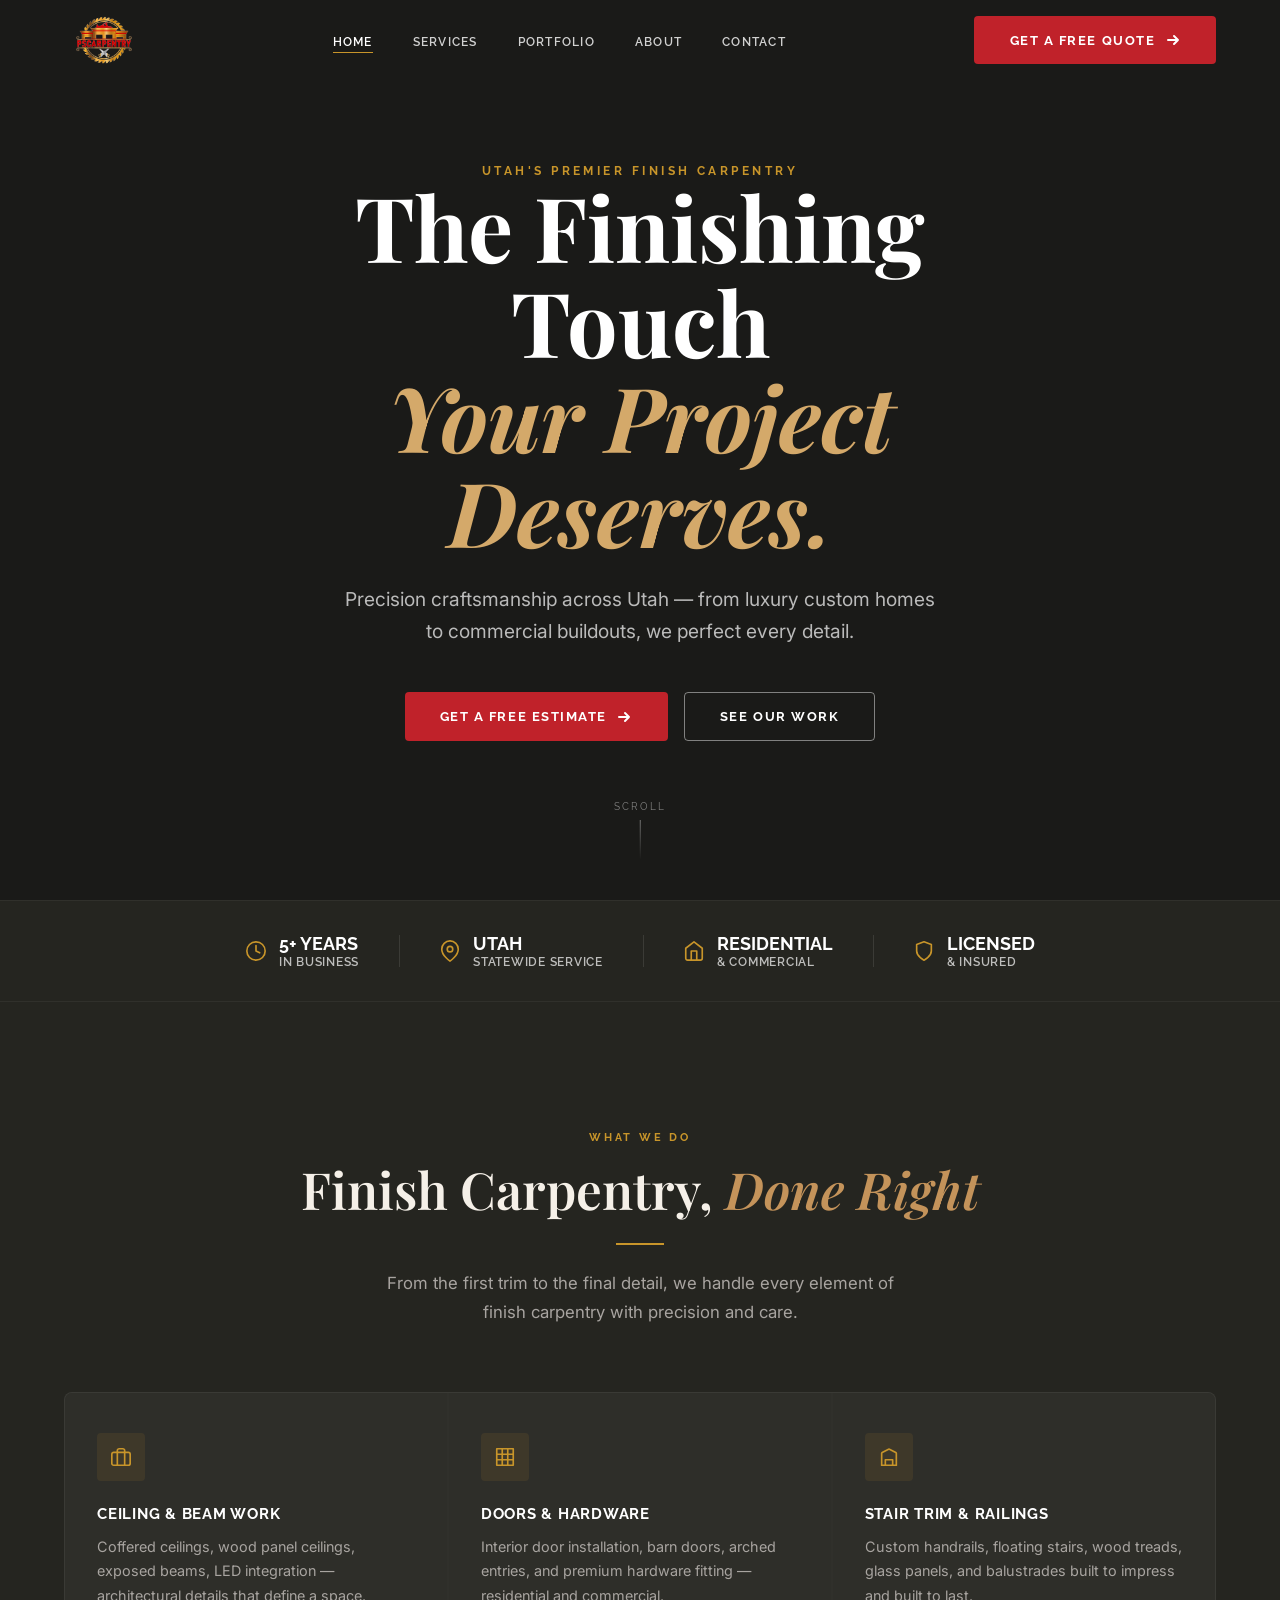
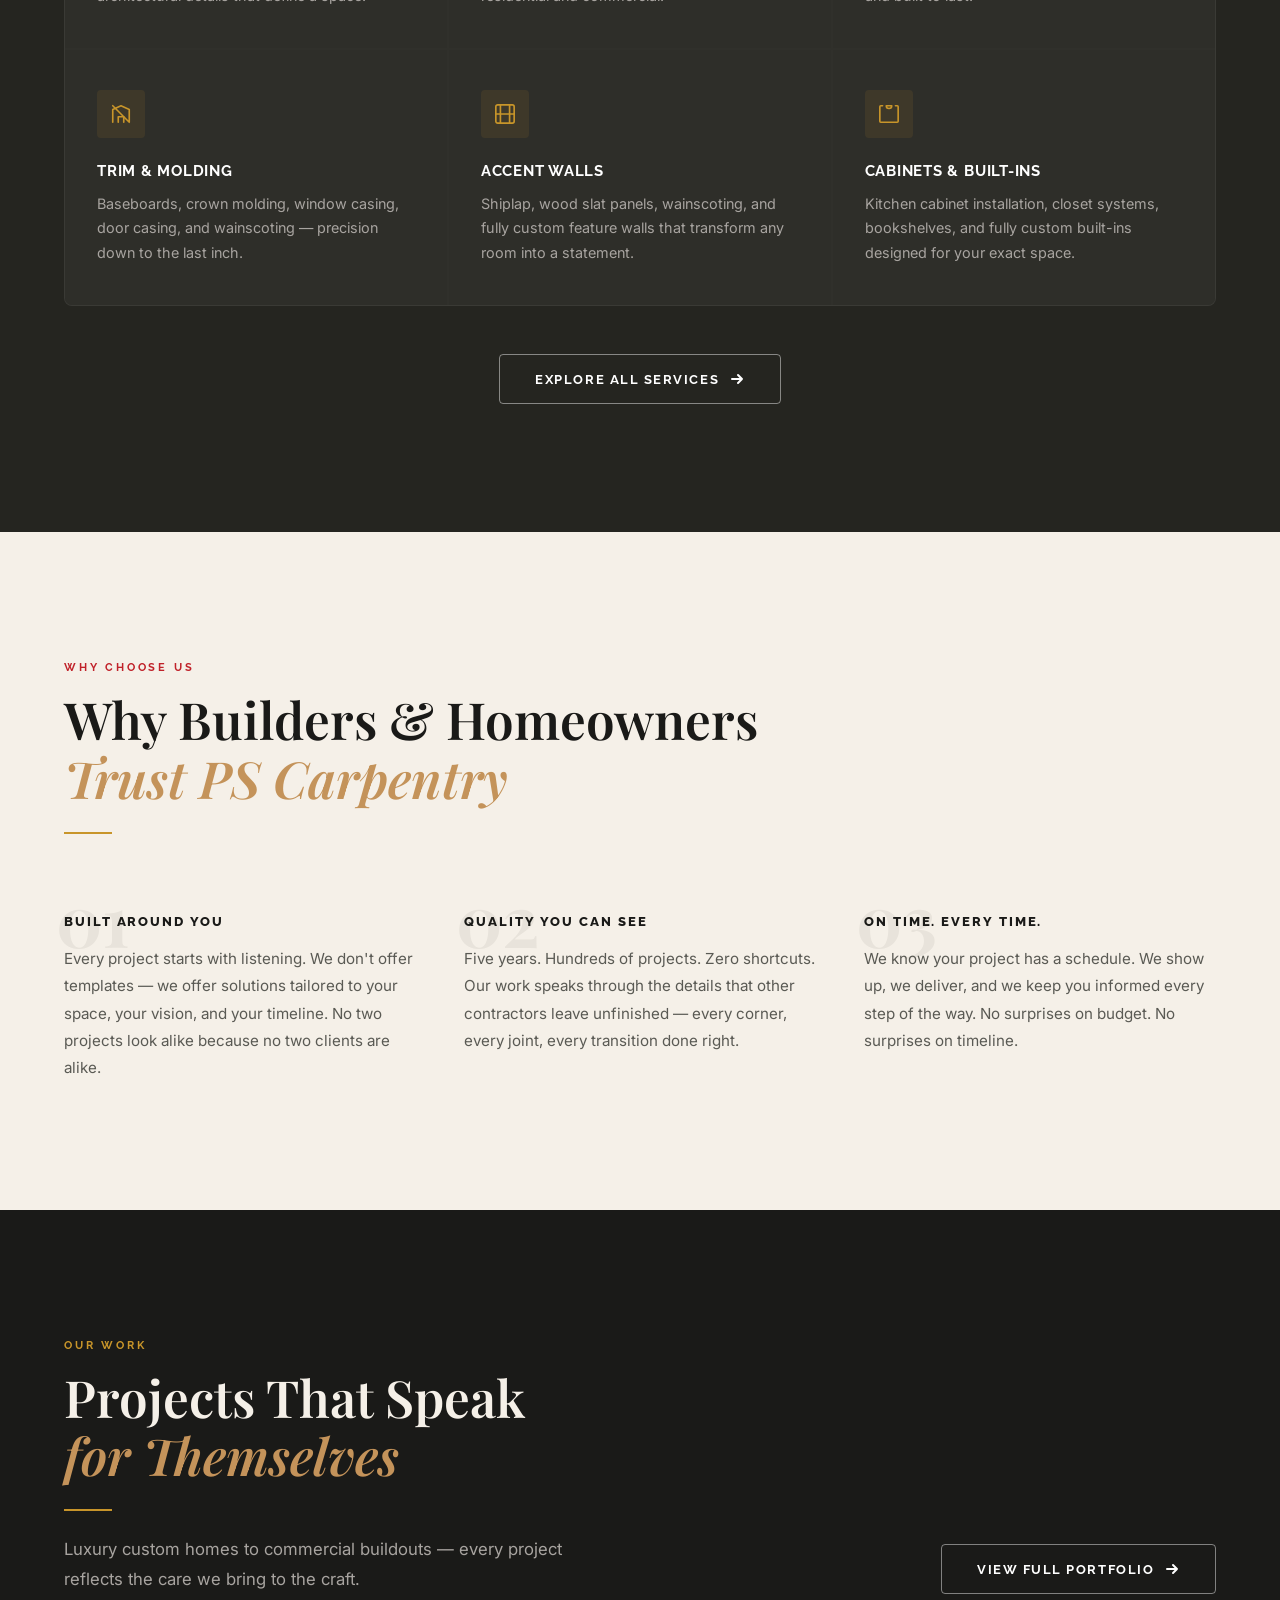
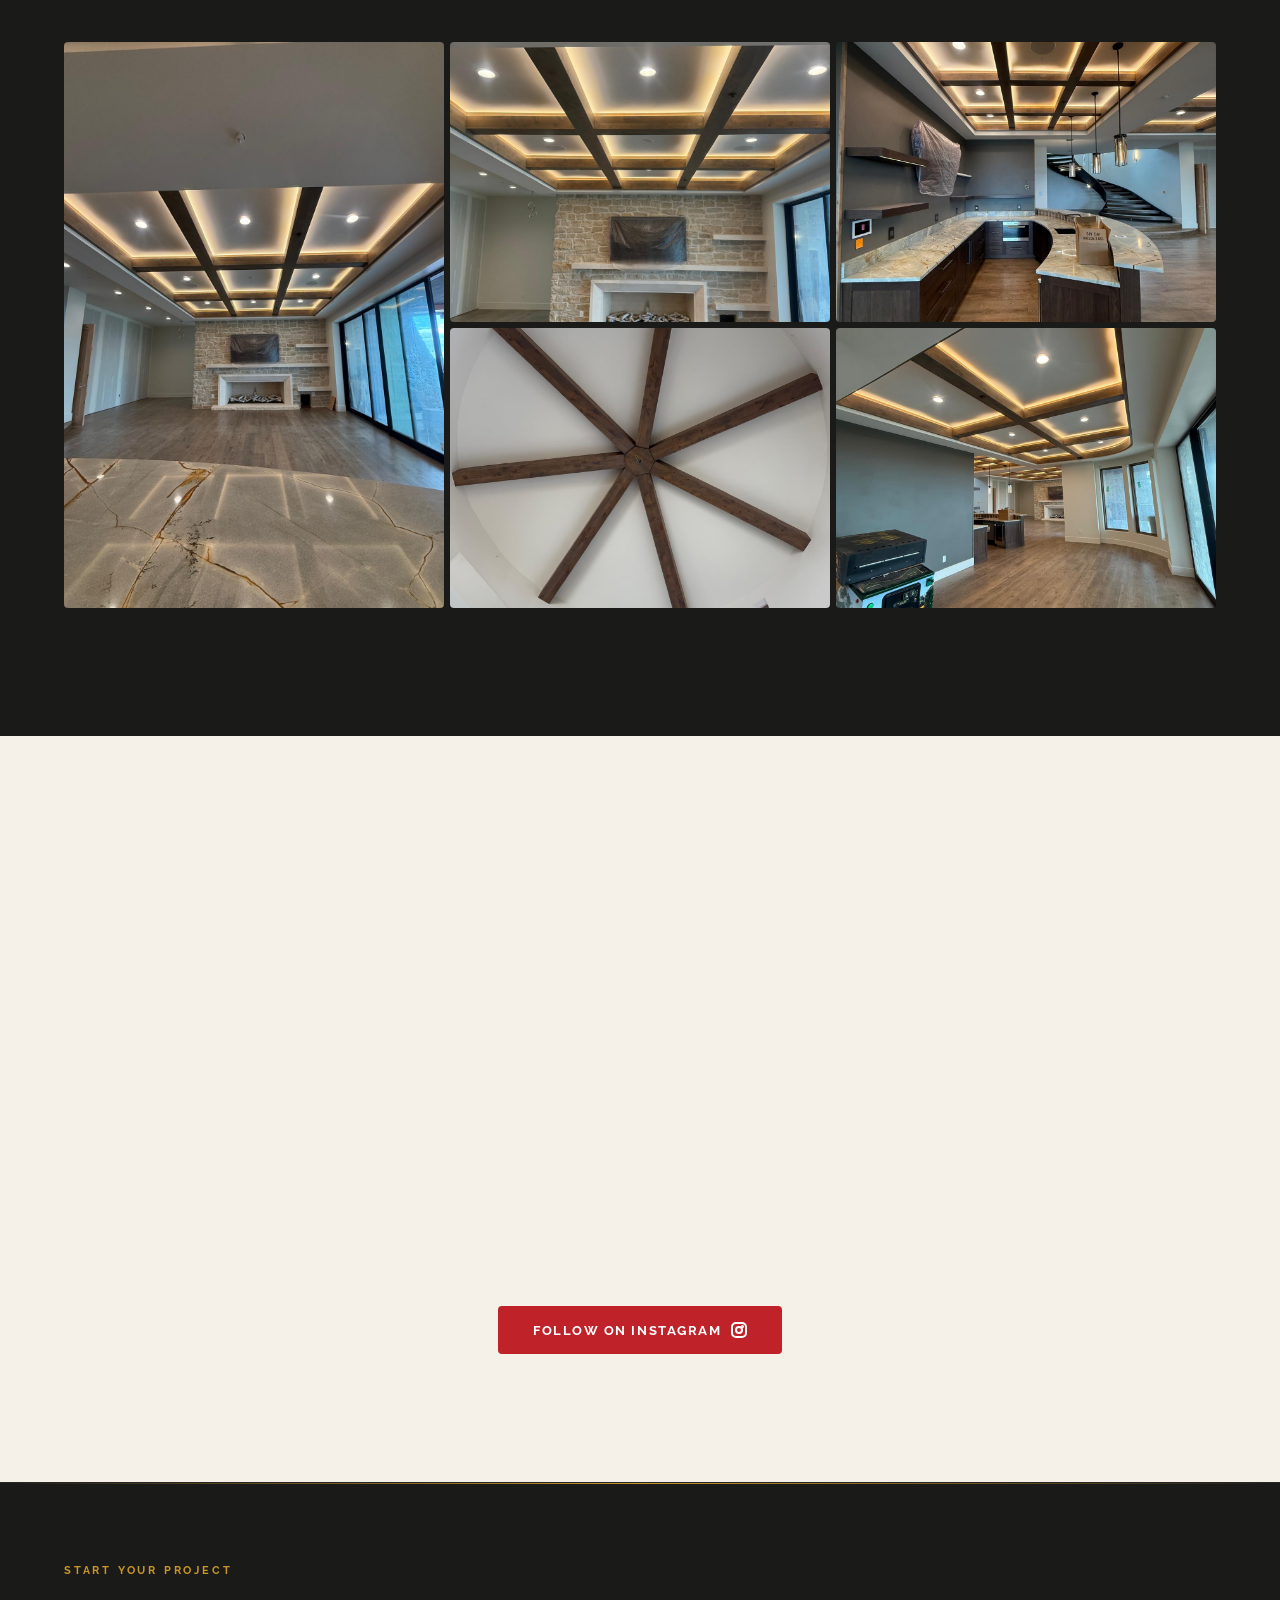
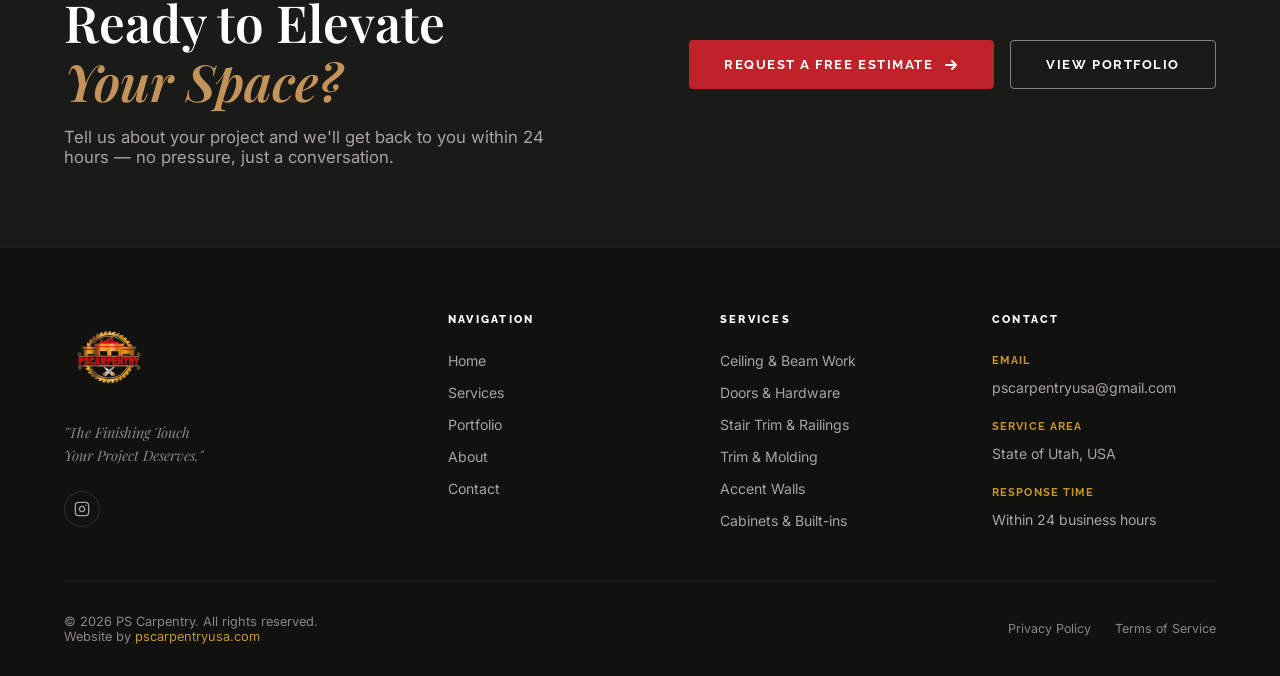
<file: index.html>
﻿<!DOCTYPE html>
<html lang="en">
<head>
  <meta charset="UTF-8">
  <meta name="viewport" content="width=device-width, initial-scale=1.0">
  <title>PS Carpentry | Finish Carpentry Specialists in Utah</title>
  <meta name="description" content="Premium finish carpentry across Utah — trim, ceilings, stairs, custom built-ins, and more. Residential & commercial. Get a free estimate today.">
  <meta name="robots" content="index, follow">
  <link rel="canonical" href="https://pscarpentryusa.com/">

  <!-- Open Graph -->
  <meta property="og:title" content="PS Carpentry | Finish Carpentry Specialists in Utah">
  <meta property="og:description" content="Premium finish carpentry across Utah. Residential & commercial. Get a free estimate.">
  <meta property="og:url" content="https://pscarpentryusa.com">
  <meta property="og:type" content="website">
  <meta property="og:image" content="https://pscarpentryusa.com/assets/images/logo.png">

  <!-- Favicon -->
  <link rel="icon" type="image/png" href="assets/images/logo.png">

  <!-- Fonts -->
  <link rel="preconnect" href="https://fonts.googleapis.com">
  <link rel="preconnect" href="https://fonts.gstatic.com" crossorigin>
  <link href="https://fonts.googleapis.com/css2?family=Playfair+Display:ital,wght@0,400;0,600;0,700;1,400&family=Raleway:wght@300;400;500;600;700;800&family=Inter:wght@300;400;500&display=swap" rel="stylesheet">

  <link rel="stylesheet" href="assets/css/style.css">
</head>
<body>

  <!-- ══════════════════════════════════════════════════
       NAV
  ══════════════════════════════════════════════════ -->
  <nav class="nav" aria-label="Main navigation">
    <div class="nav__inner">
      <a href="index.html" class="nav__logo" aria-label="PS Carpentry Home">
        <img src="assets/images/logo.png" alt="PS Carpentry Logo">
      </a>

      <ul class="nav__links" role="list">
        <li><a href="index.html">Home</a></li>
        <li><a href="services.html">Services</a></li>
        <li><a href="portfolio.html">Portfolio</a></li>
        <li><a href="about.html">About</a></li>
        <li><a href="contact.html">Contact</a></li>
      </ul>

      <div class="nav__cta">
        <a href="contact.html" class="btn btn-primary">Get a Free Quote
          <svg viewBox="0 0 16 16" fill="none" stroke="currentColor" stroke-width="2" stroke-linecap="round" stroke-linejoin="round"><path d="M3 8h10M9 4l4 4-4 4"/></svg>
        </a>
      </div>

      <button class="nav__hamburger" aria-label="Open menu" aria-expanded="false">
        <span></span><span></span><span></span>
      </button>
    </div>
  </nav>

  <!-- Mobile nav -->
  <div class="nav__mobile" aria-hidden="true">
    <a href="index.html">Home</a>
    <a href="services.html">Services</a>
    <a href="portfolio.html">Portfolio</a>
    <a href="about.html">About</a>
    <a href="contact.html">Contact</a>
    <a href="contact.html" class="btn btn-primary">Get a Free Quote</a>
  </div>

  <!-- ══════════════════════════════════════════════════
       HERO
  ══════════════════════════════════════════════════ -->
  <section class="hero" aria-label="Hero">
    <video
      class="hero__video"
      src="assets/videos/hero-1.mp4"
      autoplay
      muted
      loop
      playsinline
      aria-hidden="true"
    ></video>
    <div class="hero__overlay"></div>

    <div class="hero__content">
      <span class="hero__eyebrow">Utah's Premier Finish Carpentry</span>
      <h1 class="hero__title">
        The Finishing Touch<br>
        <em>Your Project Deserves.</em>
      </h1>
      <p class="hero__sub">
        Precision craftsmanship across Utah — from luxury custom homes<br>
        to commercial buildouts, we perfect every detail.
      </p>
      <div class="hero__ctas">
        <a href="contact.html" class="btn btn-primary">
          Get a Free Estimate
          <svg viewBox="0 0 16 16" fill="none" stroke="currentColor" stroke-width="2" stroke-linecap="round" stroke-linejoin="round"><path d="M3 8h10M9 4l4 4-4 4"/></svg>
        </a>
        <a href="portfolio.html" class="btn btn-outline">
          See Our Work
        </a>
      </div>
    </div>

    <div class="hero__scroll" aria-hidden="true">
      <span>Scroll</span>
      <div class="hero__scroll-line"></div>
    </div>
  </section>

  <!-- ══════════════════════════════════════════════════
       TRUST BAR
  ══════════════════════════════════════════════════ -->
  <div class="trust-bar">
    <div class="trust-bar__inner">
      <div class="trust-bar__item reveal">
        <svg class="trust-bar__icon" width="22" height="22" viewBox="0 0 24 24" fill="none" stroke="currentColor" stroke-width="1.8" stroke-linecap="round" stroke-linejoin="round"><circle cx="12" cy="12" r="10"/><path d="M12 6v6l4 2"/></svg>
        <div class="trust-bar__text">
          <strong>5+ Years</strong>
          in Business
        </div>
      </div>

      <div class="trust-bar__item reveal reveal-delay-1">
        <svg class="trust-bar__icon" width="22" height="22" viewBox="0 0 24 24" fill="none" stroke="currentColor" stroke-width="1.8" stroke-linecap="round" stroke-linejoin="round"><path d="M21 10c0 7-9 13-9 13s-9-6-9-13a9 9 0 0118 0z"/><circle cx="12" cy="10" r="3"/></svg>
        <div class="trust-bar__text">
          <strong>Utah</strong>
          Statewide Service
        </div>
      </div>

      <div class="trust-bar__item reveal reveal-delay-2">
        <svg class="trust-bar__icon" width="22" height="22" viewBox="0 0 24 24" fill="none" stroke="currentColor" stroke-width="1.8" stroke-linecap="round" stroke-linejoin="round"><path d="M3 9l9-7 9 7v11a2 2 0 01-2 2H5a2 2 0 01-2-2z"/><path d="M9 22V12h6v10"/></svg>
        <div class="trust-bar__text">
          <strong>Residential</strong>
          & Commercial
        </div>
      </div>

      <div class="trust-bar__item reveal reveal-delay-3">
        <svg class="trust-bar__icon" width="22" height="22" viewBox="0 0 24 24" fill="none" stroke="currentColor" stroke-width="1.8" stroke-linecap="round" stroke-linejoin="round"><path d="M12 22s8-4 8-10V5l-8-3-8 3v7c0 6 8 10 8 10z"/></svg>
        <div class="trust-bar__text">
          <strong>Licensed</strong>
          & Insured
        </div>
      </div>
    </div>
  </div>

  <!-- ══════════════════════════════════════════════════
       SERVICES
  ══════════════════════════════════════════════════ -->
  <section class="services section" id="services">
    <div class="container">
      <div class="services__header reveal">
        <span class="section-label">What We Do</span>
        <h2 class="section-title">Finish Carpentry, <em>Done Right</em></h2>
        <div class="divider divider-center"></div>
        <p class="section-sub">From the first trim to the final detail, we handle every element of finish carpentry with precision and care.</p>
      </div>

      <div class="services__grid">
        <div class="service-card reveal">
          <div class="service-card__icon">
            <svg width="22" height="22" viewBox="0 0 24 24" fill="none" stroke="currentColor" stroke-width="1.8" stroke-linecap="round" stroke-linejoin="round"><rect x="2" y="7" width="20" height="14" rx="2"/><path d="M16 21V5a2 2 0 00-2-2h-4a2 2 0 00-2 2v16"/></svg>
          </div>
          <div class="service-card__title">Ceiling & Beam Work</div>
          <p class="service-card__desc">Coffered ceilings, wood panel ceilings, exposed beams, LED integration — architectural details that define a space.</p>
        </div>

        <div class="service-card reveal reveal-delay-1">
          <div class="service-card__icon">
            <svg width="22" height="22" viewBox="0 0 24 24" fill="none" stroke="currentColor" stroke-width="1.8" stroke-linecap="round" stroke-linejoin="round"><path d="M3 3h18v18H3zM3 9h18M3 15h18M9 3v18M15 3v18"/></svg>
          </div>
          <div class="service-card__title">Doors & Hardware</div>
          <p class="service-card__desc">Interior door installation, barn doors, arched entries, and premium hardware fitting — residential and commercial.</p>
        </div>

        <div class="service-card reveal reveal-delay-2">
          <div class="service-card__icon">
            <svg width="22" height="22" viewBox="0 0 24 24" fill="none" stroke="currentColor" stroke-width="1.8" stroke-linecap="round" stroke-linejoin="round"><path d="M4 21V8a1 1 0 01.553-.894l7-3.5a1 1 0 01.894 0l7 3.5A1 1 0 0120 8v13"/><path d="M4 21h16"/><path d="M8 21v-6h8v6"/></svg>
          </div>
          <div class="service-card__title">Stair Trim & Railings</div>
          <p class="service-card__desc">Custom handrails, floating stairs, wood treads, glass panels, and balustrades built to impress and built to last.</p>
        </div>

        <div class="service-card reveal reveal-delay-1">
          <div class="service-card__icon">
            <svg width="22" height="22" viewBox="0 0 24 24" fill="none" stroke="currentColor" stroke-width="1.8" stroke-linecap="round" stroke-linejoin="round"><path d="M3 3l18 18M3 21V7l9-4 9 4v14"/><path d="M9 21v-6h6v6"/></svg>
          </div>
          <div class="service-card__title">Trim & Molding</div>
          <p class="service-card__desc">Baseboards, crown molding, window casing, door casing, and wainscoting — precision down to the last inch.</p>
        </div>

        <div class="service-card reveal reveal-delay-2">
          <div class="service-card__icon">
            <svg width="22" height="22" viewBox="0 0 24 24" fill="none" stroke="currentColor" stroke-width="1.8" stroke-linecap="round" stroke-linejoin="round"><rect x="2" y="2" width="20" height="20" rx="2"/><path d="M7 2v20M17 2v20M2 12h20"/></svg>
          </div>
          <div class="service-card__title">Accent Walls</div>
          <p class="service-card__desc">Shiplap, wood slat panels, wainscoting, and fully custom feature walls that transform any room into a statement.</p>
        </div>

        <div class="service-card reveal reveal-delay-3">
          <div class="service-card__icon">
            <svg width="22" height="22" viewBox="0 0 24 24" fill="none" stroke="currentColor" stroke-width="1.8" stroke-linecap="round" stroke-linejoin="round"><path d="M5 3H3a1 1 0 00-1 1v16a1 1 0 001 1h18a1 1 0 001-1V4a1 1 0 00-1-1h-2M9 3h6M9 3a3 3 0 006 0"/></svg>
          </div>
          <div class="service-card__title">Cabinets & Built-ins</div>
          <p class="service-card__desc">Kitchen cabinet installation, closet systems, bookshelves, and fully custom built-ins designed for your exact space.</p>
        </div>
      </div>

      <div class="text-center mt-3 reveal">
        <a href="services.html" class="btn btn-outline">
          Explore All Services
          <svg viewBox="0 0 16 16" fill="none" stroke="currentColor" stroke-width="2" stroke-linecap="round" stroke-linejoin="round"><path d="M3 8h10M9 4l4 4-4 4"/></svg>
        </a>
      </div>
    </div>
  </section>

  <!-- ══════════════════════════════════════════════════
       WHY PS CARPENTRY
  ══════════════════════════════════════════════════ -->
  <section class="why section" id="why">
    <div class="container">
      <div class="why__header reveal">
        <span class="section-label">Why Choose Us</span>
        <h2 class="section-title">Why Builders & Homeowners<br><em>Trust PS Carpentry</em></h2>
        <div class="divider"></div>
      </div>

      <div class="why__grid">
        <div class="why-card reveal reveal-delay-1">
          <div class="why-card__number">01</div>
          <div class="why-card__title">Built Around You</div>
          <p>Every project starts with listening. We don't offer templates — we offer solutions tailored to your space, your vision, and your timeline. No two projects look alike because no two clients are alike.</p>
        </div>

        <div class="why-card reveal reveal-delay-2">
          <div class="why-card__number">02</div>
          <div class="why-card__title">Quality You Can See</div>
          <p>Five years. Hundreds of projects. Zero shortcuts. Our work speaks through the details that other contractors leave unfinished — every corner, every joint, every transition done right.</p>
        </div>

        <div class="why-card reveal reveal-delay-3">
          <div class="why-card__number">03</div>
          <div class="why-card__title">On Time. Every Time.</div>
          <p>We know your project has a schedule. We show up, we deliver, and we keep you informed every step of the way. No surprises on budget. No surprises on timeline.</p>
        </div>
      </div>
    </div>
  </section>

  <!-- ══════════════════════════════════════════════════
       PORTFOLIO PREVIEW
  ══════════════════════════════════════════════════ -->
  <section class="portfolio-preview section" id="portfolio">
    <div class="container">
      <div class="portfolio-preview__header">
        <div class="reveal">
          <span class="section-label">Our Work</span>
          <h2 class="section-title">Projects That Speak<br><em>for Themselves</em></h2>
          <div class="divider"></div>
          <p class="section-sub">Luxury custom homes to commercial buildouts — every project reflects the care we bring to the craft.</p>
        </div>
        <a href="portfolio.html" class="btn btn-outline reveal reveal-delay-2">
          View Full Portfolio
          <svg viewBox="0 0 16 16" fill="none" stroke="currentColor" stroke-width="2" stroke-linecap="round" stroke-linejoin="round"><path d="M3 8h10M9 4l4 4-4 4"/></svg>
        </a>
      </div>

      <div class="portfolio-preview__grid reveal">
        <div class="portfolio-item item">
          <img src="assets/images/portfolio/project-01.jpg" alt="Coffered ceiling with LED lighting — luxury home, Utah" loading="lazy">
          <div class="portfolio-item__overlay"><span class="portfolio-item__label">Ceiling Work</span></div>
        </div>
        <div class="portfolio-item">
          <img src="assets/images/portfolio/project-02.jpg" alt="Floating staircase with glass railings" loading="lazy">
          <div class="portfolio-item__overlay"><span class="portfolio-item__label">Stair & Railing</span></div>
        </div>
        <div class="portfolio-item">
          <img src="assets/images/portfolio/project-03.jpg" alt="Wood slat accent wall" loading="lazy">
          <div class="portfolio-item__overlay"><span class="portfolio-item__label">Accent Wall</span></div>
        </div>
        <div class="portfolio-item">
          <img src="assets/images/portfolio/project-04.jpg" alt="Custom built-in bookshelves" loading="lazy">
          <div class="portfolio-item__overlay"><span class="portfolio-item__label">Built-ins</span></div>
        </div>
        <div class="portfolio-item">
          <img src="assets/images/portfolio/project-05.jpg" alt="Wood beam ceiling with radial pattern" loading="lazy">
          <div class="portfolio-item__overlay"><span class="portfolio-item__label">Beams</span></div>
        </div>
      </div>
    </div>
  </section>

  <!-- ══════════════════════════════════════════════════
       INSTAGRAM
  ══════════════════════════════════════════════════ -->
  <section class="instagram section" id="instagram">
    <div class="container">
      <div class="instagram__header reveal">
        <span class="section-label">Follow Our Work</span>
        <h2 class="section-title" style="color:var(--dark)">Behind the Build</h2>
        <div class="divider divider-center"></div>
        <a href="https://www.instagram.com/pscarpentryusa/" target="_blank" rel="noopener" class="instagram__handle">
          <svg width="16" height="16" viewBox="0 0 24 24" fill="none" stroke="currentColor" stroke-width="2" stroke-linecap="round" stroke-linejoin="round"><rect x="2" y="2" width="20" height="20" rx="5" ry="5"/><path d="M16 11.37A4 4 0 1112.63 8 4 4 0 0116 11.37z"/><line x1="17.5" y1="6.5" x2="17.51" y2="6.5"/></svg>
          @pscarpentryusa
        </a>
      </div>

      <!--
        INSTAGRAM EMBED
        ────────────────────────────────────────────────
        To activate the live Instagram feed:
        1. Go to https://elfsight.com/instagram-feed-widget/
        2. Create a free account and connect @pscarpentryusa
        3. Copy the embed code and replace the grid below
        ────────────────────────────────────────────────
      -->
      <div class="instagram__grid reveal">
        <a class="instagram__post" href="https://www.instagram.com/pscarpentryusa/" target="_blank" rel="noopener">
          <img src="assets/images/portfolio/insta-01.jpg" alt="PS Carpentry on Instagram" loading="lazy">
          <div class="instagram__post__hover">
            <svg width="24" height="24" viewBox="0 0 24 24" fill="white" stroke="white" stroke-width="1.5" stroke-linecap="round" stroke-linejoin="round"><rect x="2" y="2" width="20" height="20" rx="5" ry="5"/><path d="M16 11.37A4 4 0 1112.63 8 4 4 0 0116 11.37z"/><line x1="17.5" y1="6.5" x2="17.51" y2="6.5"/></svg>
          </div>
        </a>
        <a class="instagram__post" href="https://www.instagram.com/pscarpentryusa/" target="_blank" rel="noopener">
          <img src="assets/images/portfolio/insta-02.jpg" alt="PS Carpentry on Instagram" loading="lazy">
          <div class="instagram__post__hover"><svg width="24" height="24" viewBox="0 0 24 24" fill="white" stroke="white" stroke-width="1.5" stroke-linecap="round" stroke-linejoin="round"><rect x="2" y="2" width="20" height="20" rx="5" ry="5"/><path d="M16 11.37A4 4 0 1112.63 8 4 4 0 0116 11.37z"/><line x1="17.5" y1="6.5" x2="17.51" y2="6.5"/></svg></div>
        </a>
        <a class="instagram__post" href="https://www.instagram.com/pscarpentryusa/" target="_blank" rel="noopener">
          <img src="assets/images/portfolio/insta-03.jpg" alt="PS Carpentry on Instagram" loading="lazy">
          <div class="instagram__post__hover"><svg width="24" height="24" viewBox="0 0 24 24" fill="white" stroke="white" stroke-width="1.5" stroke-linecap="round" stroke-linejoin="round"><rect x="2" y="2" width="20" height="20" rx="5" ry="5"/><path d="M16 11.37A4 4 0 1112.63 8 4 4 0 0116 11.37z"/><line x1="17.5" y1="6.5" x2="17.51" y2="6.5"/></svg></div>
        </a>
        <a class="instagram__post" href="https://www.instagram.com/pscarpentryusa/" target="_blank" rel="noopener">
          <img src="assets/images/portfolio/insta-04.jpg" alt="PS Carpentry on Instagram" loading="lazy">
          <div class="instagram__post__hover"><svg width="24" height="24" viewBox="0 0 24 24" fill="white" stroke="white" stroke-width="1.5" stroke-linecap="round" stroke-linejoin="round"><rect x="2" y="2" width="20" height="20" rx="5" ry="5"/><path d="M16 11.37A4 4 0 1112.63 8 4 4 0 0116 11.37z"/><line x1="17.5" y1="6.5" x2="17.51" y2="6.5"/></svg></div>
        </a>
        <a class="instagram__post" href="https://www.instagram.com/pscarpentryusa/" target="_blank" rel="noopener">
          <img src="assets/images/portfolio/insta-05.jpg" alt="PS Carpentry on Instagram" loading="lazy">
          <div class="instagram__post__hover"><svg width="24" height="24" viewBox="0 0 24 24" fill="white" stroke="white" stroke-width="1.5" stroke-linecap="round" stroke-linejoin="round"><rect x="2" y="2" width="20" height="20" rx="5" ry="5"/><path d="M16 11.37A4 4 0 1112.63 8 4 4 0 0116 11.37z"/><line x1="17.5" y1="6.5" x2="17.51" y2="6.5"/></svg></div>
        </a>
        <a class="instagram__post" href="https://www.instagram.com/pscarpentryusa/" target="_blank" rel="noopener">
          <img src="assets/images/portfolio/insta-06.jpg" alt="PS Carpentry on Instagram" loading="lazy">
          <div class="instagram__post__hover"><svg width="24" height="24" viewBox="0 0 24 24" fill="white" stroke="white" stroke-width="1.5" stroke-linecap="round" stroke-linejoin="round"><rect x="2" y="2" width="20" height="20" rx="5" ry="5"/><path d="M16 11.37A4 4 0 1112.63 8 4 4 0 0116 11.37z"/><line x1="17.5" y1="6.5" x2="17.51" y2="6.5"/></svg></div>
        </a>
      </div>

      <div class="instagram__cta reveal">
        <a href="https://www.instagram.com/pscarpentryusa/" target="_blank" rel="noopener" class="btn btn-primary">
          Follow on Instagram
          <svg viewBox="0 0 16 16" fill="none" stroke="currentColor" stroke-width="2" stroke-linecap="round" stroke-linejoin="round"><rect x="1" y="1" width="14" height="14" rx="4"/><circle cx="8" cy="8" r="3"/><circle cx="11.5" cy="4.5" r="0.5" fill="currentColor"/></svg>
        </a>
      </div>
    </div>
  </section>

  <!-- ══════════════════════════════════════════════════
       CTA BANNER
  ══════════════════════════════════════════════════ -->
  <section class="cta-banner">
    <div class="container">
      <div class="cta-banner__inner">
        <div class="cta-banner__text reveal">
          <span class="section-label">Start Your Project</span>
          <h2 class="section-title">Ready to Elevate<br><em>Your Space?</em></h2>
          <p>Tell us about your project and we'll get back to you within 24 hours — no pressure, just a conversation.</p>
        </div>
        <div class="cta-banner__actions reveal reveal-delay-2">
          <a href="contact.html" class="btn btn-primary">
            Request a Free Estimate
            <svg viewBox="0 0 16 16" fill="none" stroke="currentColor" stroke-width="2" stroke-linecap="round" stroke-linejoin="round"><path d="M3 8h10M9 4l4 4-4 4"/></svg>
          </a>
          <a href="portfolio.html" class="btn btn-outline">View Portfolio</a>
        </div>
      </div>
    </div>
  </section>

  <!-- ══════════════════════════════════════════════════
       FOOTER
  ══════════════════════════════════════════════════ -->
  <footer class="footer">
    <div class="container">
      <div class="footer__top">
        <div class="footer__brand">
          <div class="footer__logo">
            <img src="assets/images/logo.png" alt="PS Carpentry">
          </div>
          <p class="footer__tagline">"The Finishing Touch<br>Your Project Deserves."</p>
          <div class="footer__social">
            <a href="https://www.instagram.com/pscarpentryusa/" target="_blank" rel="noopener" aria-label="Instagram">
              <svg width="16" height="16" viewBox="0 0 24 24" fill="none" stroke="currentColor" stroke-width="2" stroke-linecap="round" stroke-linejoin="round"><rect x="2" y="2" width="20" height="20" rx="5" ry="5"/><path d="M16 11.37A4 4 0 1112.63 8 4 4 0 0116 11.37z"/><line x1="17.5" y1="6.5" x2="17.51" y2="6.5"/></svg>
            </a>
          </div>
        </div>

        <div class="footer__col">
          <div class="footer__col-title">Navigation</div>
          <ul>
            <li><a href="index.html">Home</a></li>
            <li><a href="services.html">Services</a></li>
            <li><a href="portfolio.html">Portfolio</a></li>
            <li><a href="about.html">About</a></li>
            <li><a href="contact.html">Contact</a></li>
          </ul>
        </div>

        <div class="footer__col">
          <div class="footer__col-title">Services</div>
          <ul>
            <li><a href="services.html">Ceiling & Beam Work</a></li>
            <li><a href="services.html">Doors & Hardware</a></li>
            <li><a href="services.html">Stair Trim & Railings</a></li>
            <li><a href="services.html">Trim & Molding</a></li>
            <li><a href="services.html">Accent Walls</a></li>
            <li><a href="services.html">Cabinets & Built-ins</a></li>
          </ul>
        </div>

        <div class="footer__col footer__contact">
          <div class="footer__col-title">Contact</div>
          <p>
            <strong>Email</strong>
            pscarpentryusa@gmail.com
            <strong>Service Area</strong>
            State of Utah, USA
            <strong>Response Time</strong>
            Within 24 business hours
          </p>
        </div>
      </div>

      <div class="footer__bottom">
        <p class="footer__copy">
          &copy; <span id="year"></span> PS Carpentry. All rights reserved.
          <br>Website by <a href="https://pscarpentryusa.com">pscarpentryusa.com</a>
        </p>
        <nav class="footer__legal" aria-label="Legal links">
          <a href="#">Privacy Policy</a>
          <a href="#">Terms of Service</a>
        </nav>
      </div>
    </div>
  </footer>

  <script src="assets/js/main.js"></script>
  <script>document.getElementById('year').textContent = new Date().getFullYear();</script>
</body>
</html>
</file>
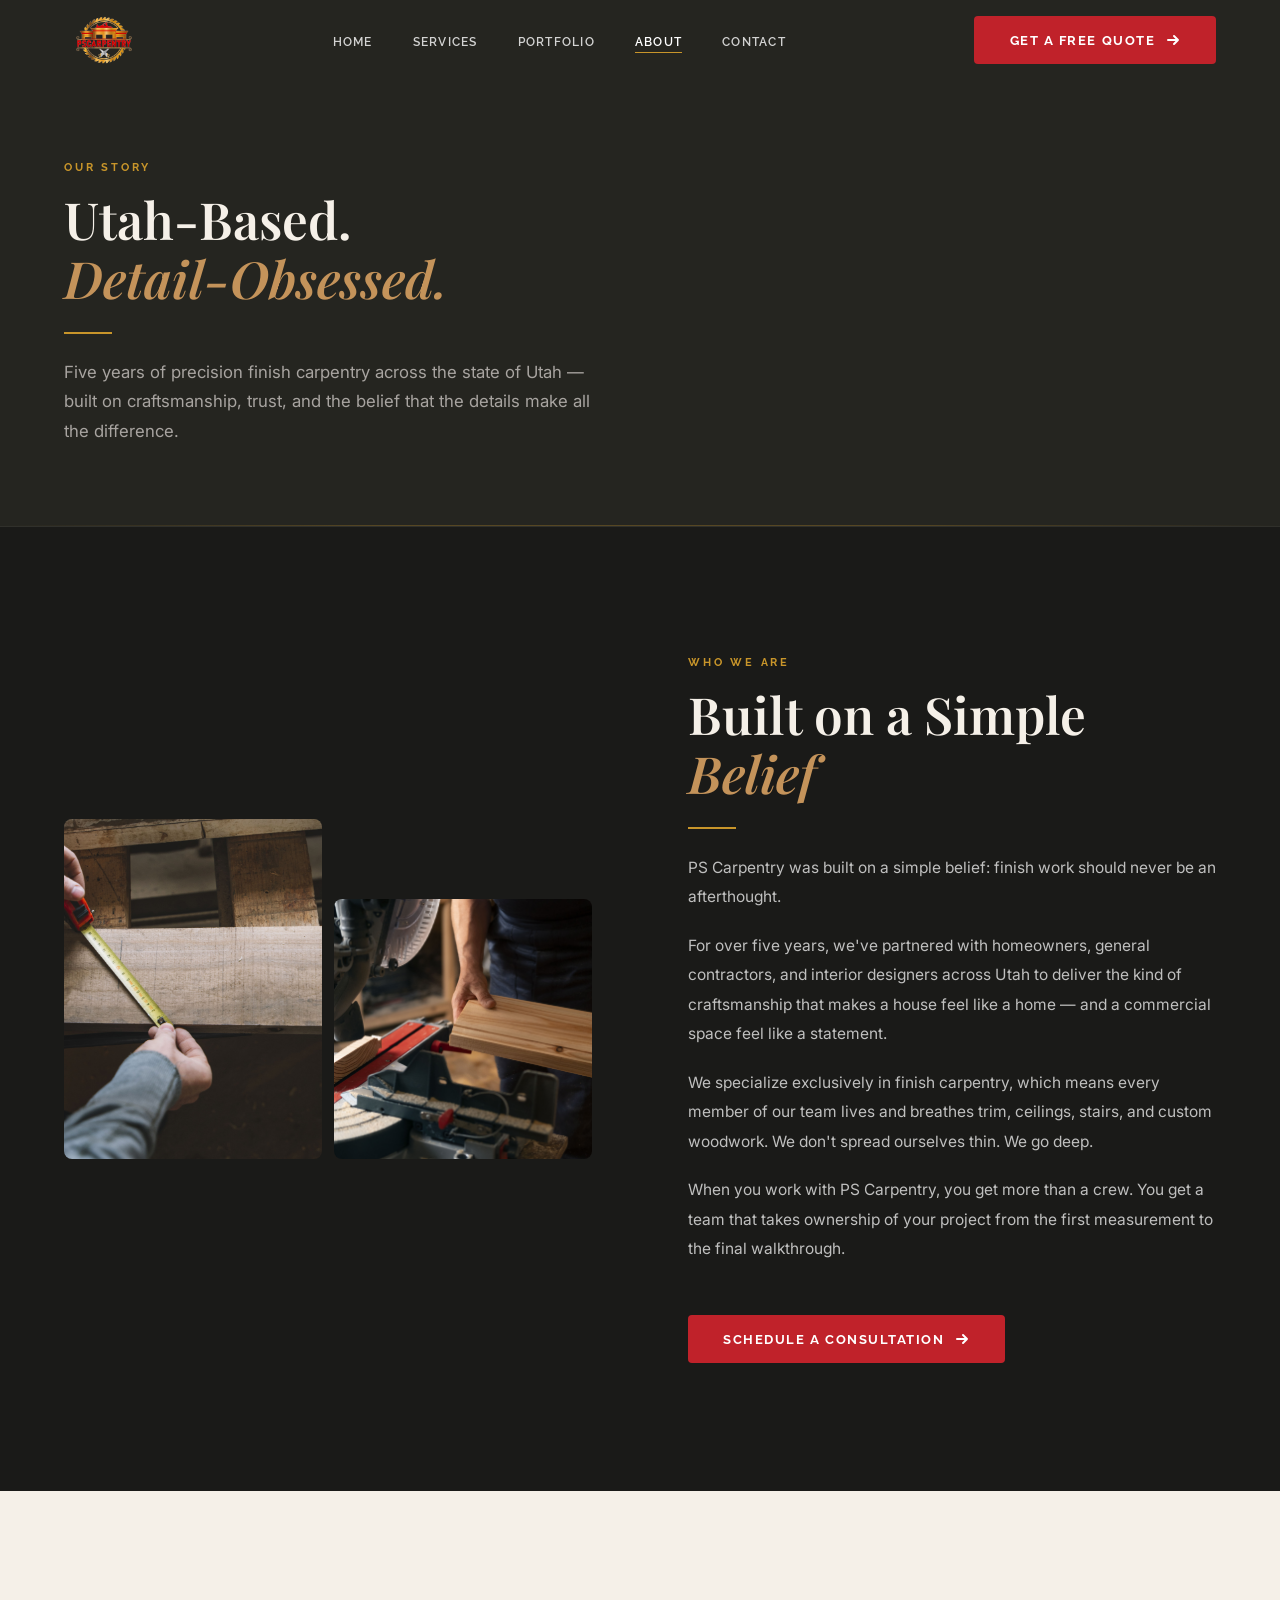
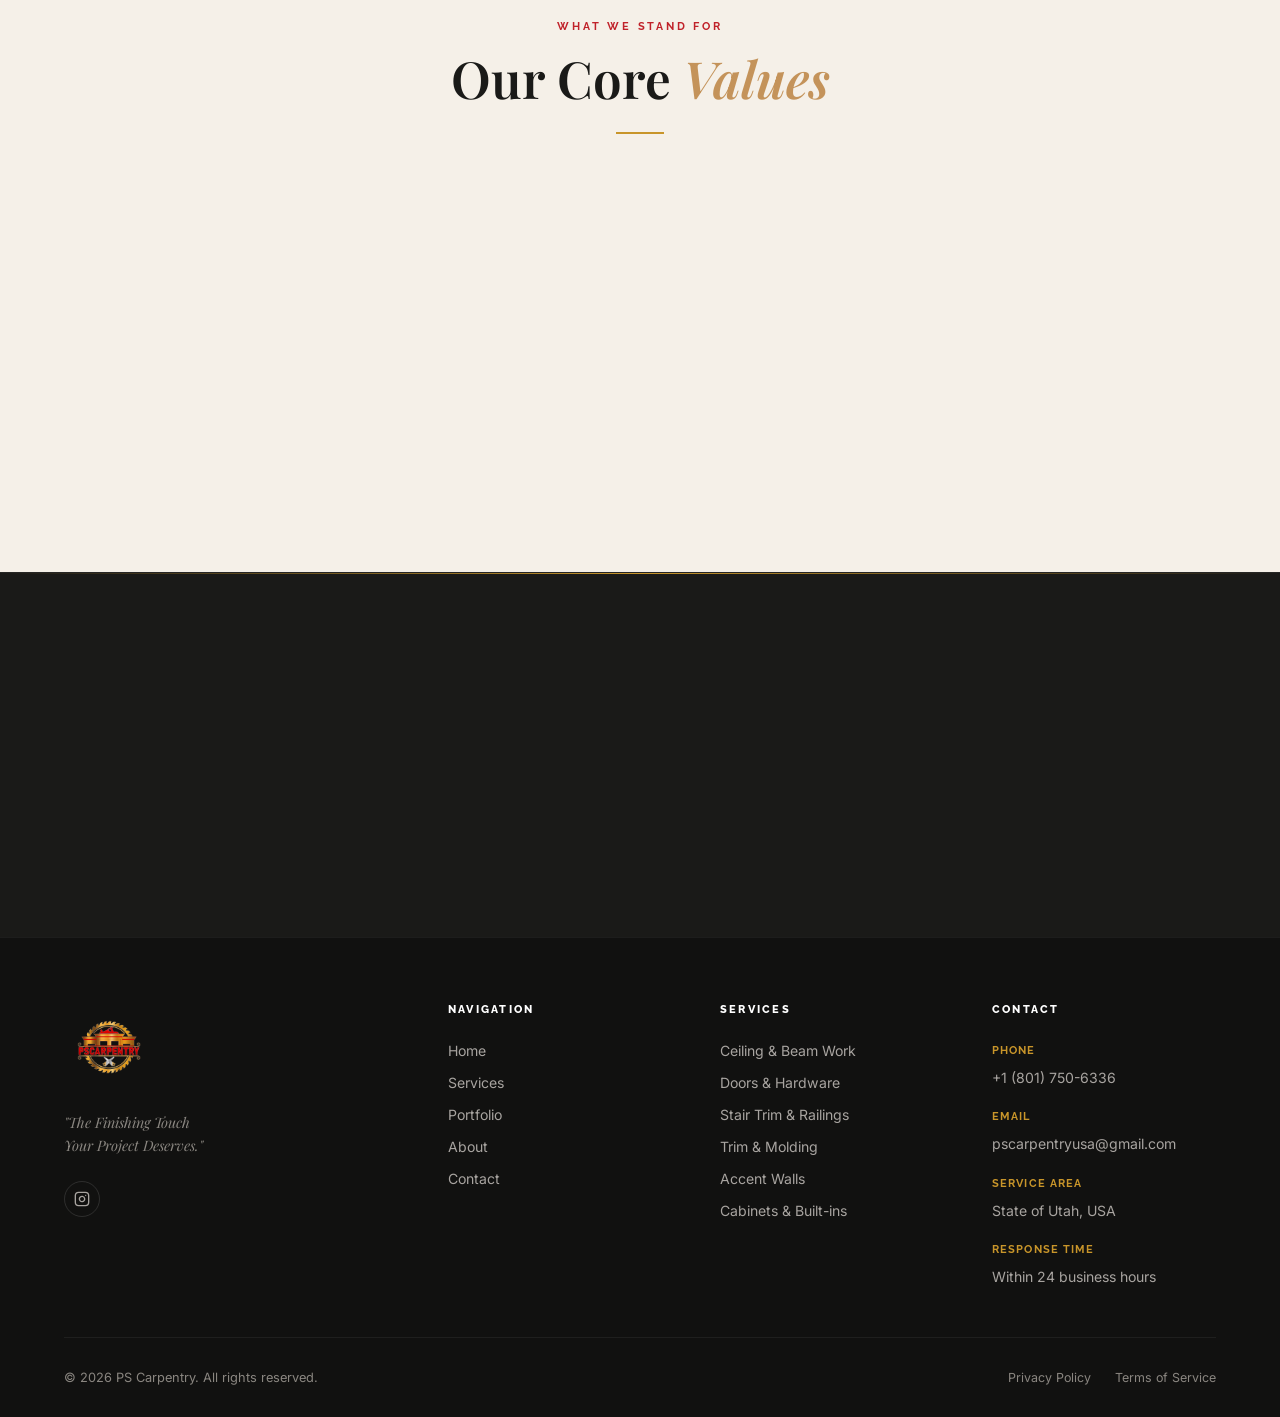
<file: about.html>
﻿<!DOCTYPE html>
<html lang="en">
<head>
  <meta charset="UTF-8">
  <meta name="viewport" content="width=device-width, initial-scale=1.0">
  <title>About Us | PS Carpentry — Utah's Finish Carpentry Experts</title>
  <meta name="description" content="5 years delivering precision finish carpentry across Utah. Learn who we are and why clients trust PS Carpentry for every detail.">
  <link rel="canonical" href="https://pscarpentryusa.com/about.html">
  <link rel="icon" type="image/png" href="assets/images/logo.png">
  <link rel="preconnect" href="https://fonts.googleapis.com">
  <link rel="preconnect" href="https://fonts.gstatic.com" crossorigin>
  <link href="https://fonts.googleapis.com/css2?family=Playfair+Display:ital,wght@0,400;0,600;0,700;1,400&family=Raleway:wght@300;400;500;600;700;800&family=Inter:wght@300;400;500&display=swap" rel="stylesheet">
  <link rel="stylesheet" href="assets/css/style.css">
</head>
<body>

  <nav class="nav" aria-label="Main navigation">
    <div class="nav__inner">
      <a href="index.html" class="nav__logo"><img src="assets/images/logo.png" alt="PS Carpentry Logo"></a>
      <ul class="nav__links" role="list">
        <li><a href="index.html">Home</a></li>
        <li><a href="services.html">Services</a></li>
        <li><a href="portfolio.html">Portfolio</a></li>
        <li><a href="about.html">About</a></li>
        <li><a href="contact.html">Contact</a></li>
      </ul>
      <div class="nav__cta">
        <a href="contact.html" class="btn btn-primary">Get a Free Quote
          <svg viewBox="0 0 16 16" fill="none" stroke="currentColor" stroke-width="2" stroke-linecap="round" stroke-linejoin="round"><path d="M3 8h10M9 4l4 4-4 4"/></svg>
        </a>
      </div>
      <button class="nav__hamburger" aria-label="Open menu"><span></span><span></span><span></span></button>
    </div>
  </nav>
  <div class="nav__mobile">
    <a href="index.html">Home</a>
    <a href="services.html">Services</a>
    <a href="portfolio.html">Portfolio</a>
    <a href="about.html">About</a>
    <a href="contact.html">Contact</a>
    <a href="contact.html" class="btn btn-primary">Get a Free Quote</a>
  </div>

  <!-- PAGE HEADER -->
  <section class="page-header">
    <div class="container">
      <span class="section-label page-header__label reveal">Our Story</span>
      <h1 class="section-title reveal reveal-delay-1">Utah-Based.<br><em>Detail-Obsessed.</em></h1>
      <div class="divider reveal reveal-delay-2"></div>
      <p class="section-sub reveal reveal-delay-3">Five years of precision finish carpentry across the state of Utah — built on craftsmanship, trust, and the belief that the details make all the difference.</p>
    </div>
  </section>

  <!-- STORY SECTION -->
  <section class="about-story section">
    <div class="container">
      <div class="about-story__grid">
        <div class="about-story__images reveal">
          <img src="assets/images/portfolio/about-craft-1.jpg" alt="Carpenter measuring wood with precision" class="img-tall">
          <img src="assets/images/portfolio/about-craft-2.jpg" alt="Carpenter using miter saw" style="align-self:end;">
        </div>

        <div class="about-story__content reveal reveal-delay-2">
          <span class="section-label">Who We Are</span>
          <h2 class="section-title">Built on a Simple<br><em>Belief</em></h2>
          <div class="divider"></div>
          <p>PS Carpentry was built on a simple belief: finish work should never be an afterthought.</p>
          <p>For over five years, we've partnered with homeowners, general contractors, and interior designers across Utah to deliver the kind of craftsmanship that makes a house feel like a home — and a commercial space feel like a statement.</p>
          <p>We specialize exclusively in finish carpentry, which means every member of our team lives and breathes trim, ceilings, stairs, and custom woodwork. We don't spread ourselves thin. We go deep.</p>
          <p>When you work with PS Carpentry, you get more than a crew. You get a team that takes ownership of your project from the first measurement to the final walkthrough.</p>
          <a href="contact.html" class="btn btn-primary mt-2">
            Schedule a Consultation
            <svg viewBox="0 0 16 16" fill="none" stroke="currentColor" stroke-width="2" stroke-linecap="round" stroke-linejoin="round"><path d="M3 8h10M9 4l4 4-4 4"/></svg>
          </a>
        </div>
      </div>
    </div>
  </section>

  <!-- VALUES -->
  <section class="about-values section">
    <div class="container">
      <div class="about-values__header reveal">
        <span class="section-label" style="color:var(--red)">What We Stand For</span>
        <h2 class="section-title" style="color:var(--dark)">Our Core <em style="color:var(--wood)">Values</em></h2>
        <div class="divider divider-center"></div>
      </div>
      <div class="values-grid">
        <div class="value-card reveal reveal-delay-1">
          <div class="value-card__icon">🪵</div>
          <div class="value-card__title">Craftsmanship</div>
          <p>Every nail, every joint, every angle is executed with intention. We treat every project as if it were our own home.</p>
        </div>
        <div class="value-card reveal reveal-delay-2">
          <div class="value-card__icon">🤝</div>
          <div class="value-card__title">Trust</div>
          <p>We show up when we say we will. We communicate clearly. We follow through. Every single time.</p>
        </div>
        <div class="value-card reveal reveal-delay-3">
          <div class="value-card__icon">✦</div>
          <div class="value-card__title">Customization</div>
          <p>No templates, no shortcuts. Every solution is designed around your specific space and vision.</p>
        </div>
        <div class="value-card reveal reveal-delay-4">
          <div class="value-card__icon">⚡</div>
          <div class="value-card__title">Efficiency</div>
          <p>We deliver premium quality on schedule. Your timeline matters as much as the final result.</p>
        </div>
      </div>
    </div>
  </section>

  <!-- CTA -->
  <section class="cta-banner">
    <div class="container">
      <div class="cta-banner__inner">
        <div class="cta-banner__text reveal">
          <span class="section-label">Work With Us</span>
          <h2 class="section-title">Let's Build Something<br><em>Great Together</em></h2>
          <p>Residential or commercial — we're ready to bring your vision to life across all of Utah.</p>
        </div>
        <div class="cta-banner__actions reveal reveal-delay-2">
          <a href="contact.html" class="btn btn-primary">
            Get a Free Estimate
            <svg viewBox="0 0 16 16" fill="none" stroke="currentColor" stroke-width="2" stroke-linecap="round" stroke-linejoin="round"><path d="M3 8h10M9 4l4 4-4 4"/></svg>
          </a>
          <a href="portfolio.html" class="btn btn-outline">See Our Work</a>
        </div>
      </div>
    </div>
  </section>

  <footer class="footer">
    <div class="container">
      <div class="footer__top">
        <div class="footer__brand">
          <div class="footer__logo"><img src="assets/images/logo.png" alt="PS Carpentry"></div>
          <p class="footer__tagline">"The Finishing Touch<br>Your Project Deserves."</p>
          <div class="footer__social">
            <a href="https://www.instagram.com/pscarpentryusa/" target="_blank" rel="noopener" aria-label="Instagram">
              <svg width="16" height="16" viewBox="0 0 24 24" fill="none" stroke="currentColor" stroke-width="2" stroke-linecap="round" stroke-linejoin="round"><rect x="2" y="2" width="20" height="20" rx="5" ry="5"/><path d="M16 11.37A4 4 0 1112.63 8 4 4 0 0116 11.37z"/><line x1="17.5" y1="6.5" x2="17.51" y2="6.5"/></svg>
            </a>
          </div>
        </div>
        <div class="footer__col">
          <div class="footer__col-title">Navigation</div>
          <ul>
            <li><a href="index.html">Home</a></li>
            <li><a href="services.html">Services</a></li>
            <li><a href="portfolio.html">Portfolio</a></li>
            <li><a href="about.html">About</a></li>
            <li><a href="contact.html">Contact</a></li>
          </ul>
        </div>
        <div class="footer__col">
          <div class="footer__col-title">Services</div>
          <ul>
            <li><a href="services.html">Ceiling & Beam Work</a></li>
            <li><a href="services.html">Doors & Hardware</a></li>
            <li><a href="services.html">Stair Trim & Railings</a></li>
            <li><a href="services.html">Trim & Molding</a></li>
            <li><a href="services.html">Accent Walls</a></li>
            <li><a href="services.html">Cabinets & Built-ins</a></li>
          </ul>
        </div>
        <div class="footer__col footer__contact">
          <div class="footer__col-title">Contact</div>
          <p>
            <strong>Phone</strong>+1 (801) 750-6336
            <strong>Email</strong>pscarpentryusa@gmail.com
            <strong>Service Area</strong>State of Utah, USA
            <strong>Response Time</strong>Within 24 business hours
          </p>
        </div>
      </div>
      <div class="footer__bottom">
        <p class="footer__copy">&copy; <span id="year"></span> PS Carpentry. All rights reserved.</p>
        <nav class="footer__legal"><a href="#">Privacy Policy</a><a href="#">Terms of Service</a></nav>
      </div>
    </div>
  </footer>

  <script src="assets/js/main.js"></script>
  <script>document.getElementById('year').textContent = new Date().getFullYear();</script>
</body>
</html>
</file>
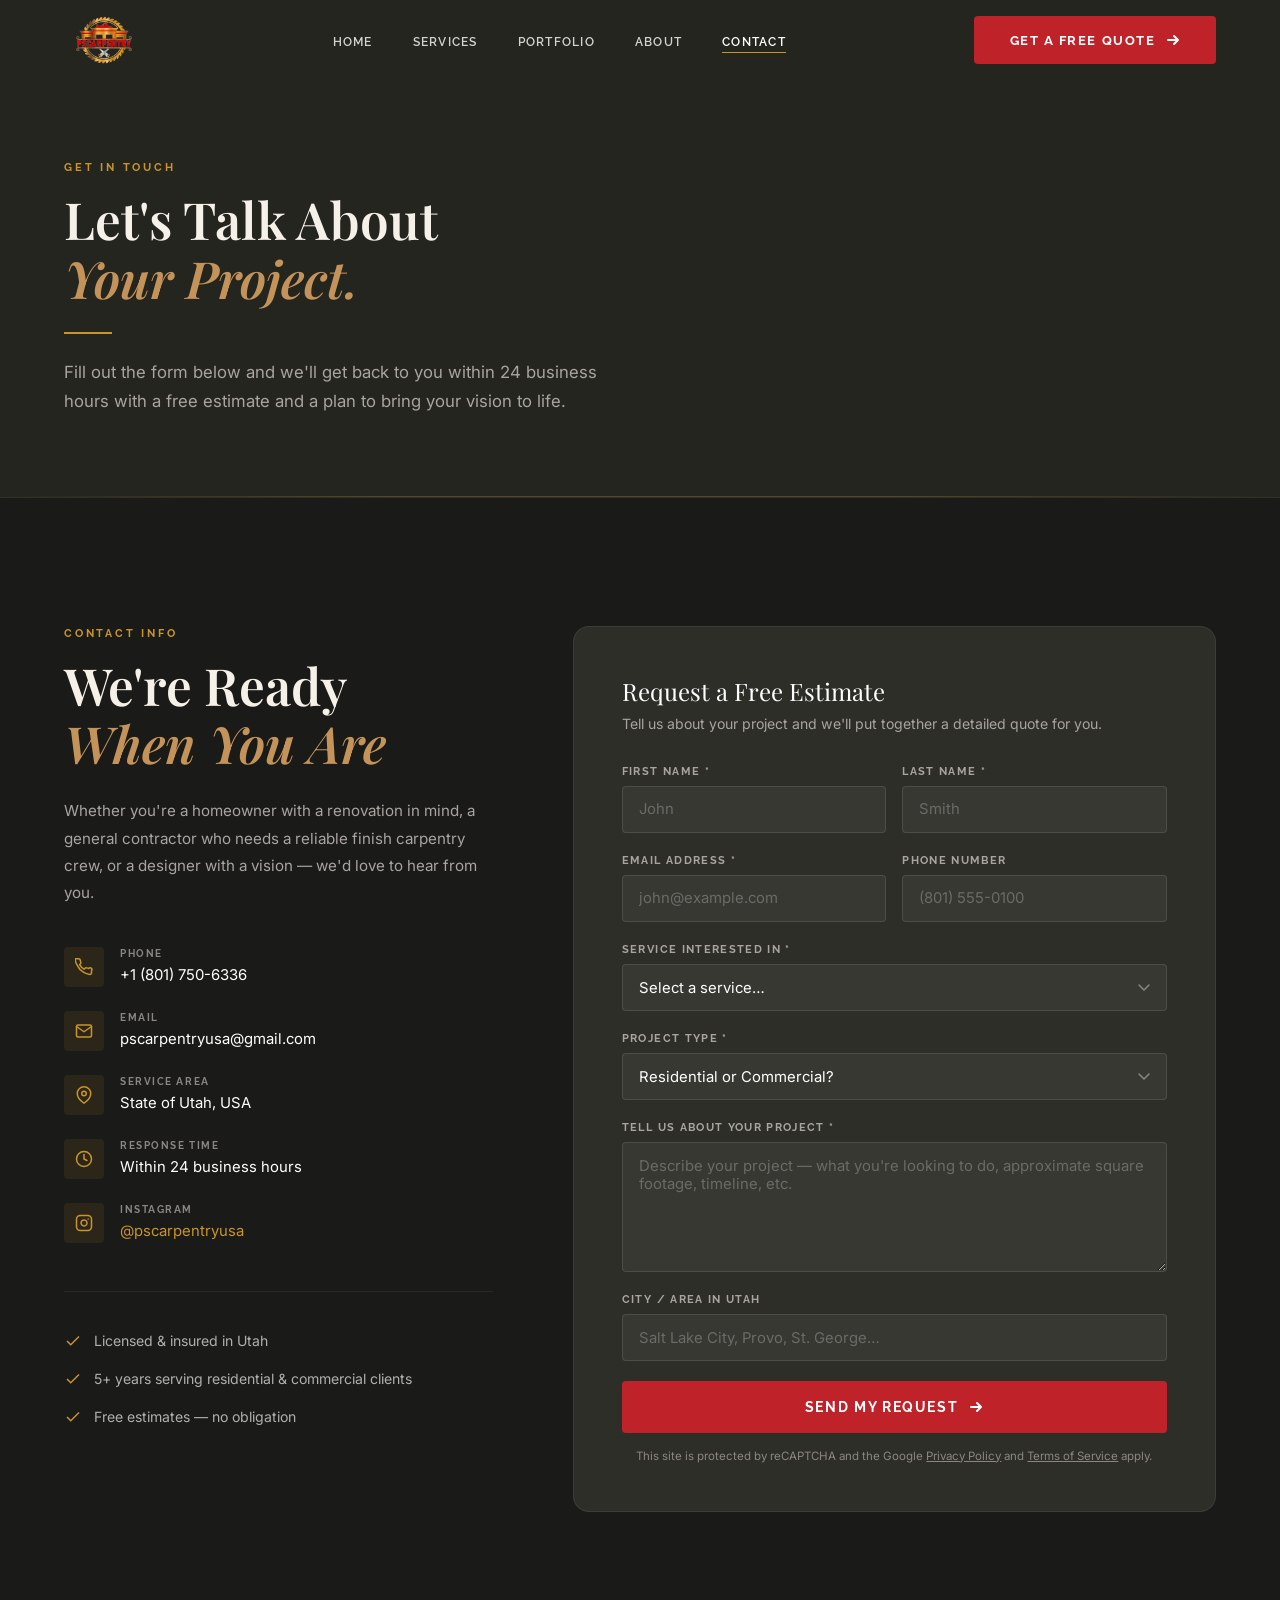
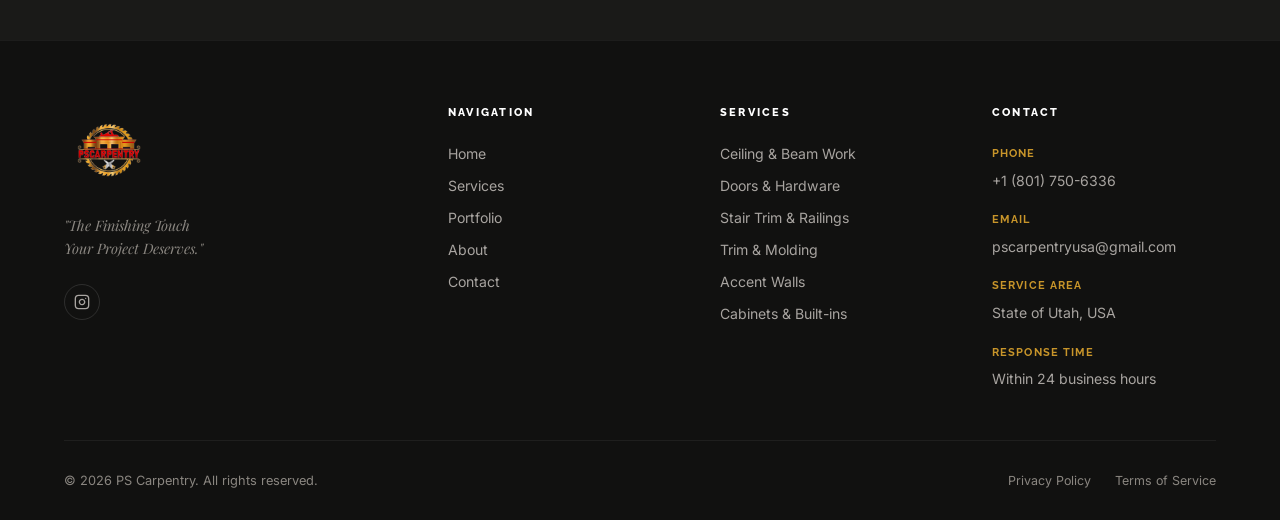
<file: contact.html>
﻿<!DOCTYPE html>
<html lang="en">
<head>
  <meta charset="UTF-8">
  <meta name="viewport" content="width=device-width, initial-scale=1.0">
  <title>Contact | PS Carpentry — Get a Free Estimate in Utah</title>
  <meta name="description" content="Request a free estimate from PS Carpentry. Residential and commercial finish carpentry across Utah. We respond within 24 business hours.">
  <link rel="canonical" href="https://pscarpentryusa.com/contact.html">
  <link rel="icon" type="image/png" href="assets/images/logo.png">
  <link rel="preconnect" href="https://fonts.googleapis.com">
  <link rel="preconnect" href="https://fonts.gstatic.com" crossorigin>
  <link href="https://fonts.googleapis.com/css2?family=Playfair+Display:ital,wght@0,400;0,600;0,700;1,400&family=Raleway:wght@300;400;500;600;700;800&family=Inter:wght@300;400;500&display=swap" rel="stylesheet">
  <link rel="stylesheet" href="assets/css/style.css">
  <!-- reCAPTCHA v3 -->
  <script src="https://www.google.com/recaptcha/api.js?render=6LeRi0otAAAAAHQ82W0UE3KkuTl2_y3g5XLWDm2w" async defer></script>
</head>
<body>

  <nav class="nav" aria-label="Main navigation">
    <div class="nav__inner">
      <a href="index.html" class="nav__logo"><img src="assets/images/logo.png" alt="PS Carpentry Logo"></a>
      <ul class="nav__links" role="list">
        <li><a href="index.html">Home</a></li>
        <li><a href="services.html">Services</a></li>
        <li><a href="portfolio.html">Portfolio</a></li>
        <li><a href="about.html">About</a></li>
        <li><a href="contact.html">Contact</a></li>
      </ul>
      <div class="nav__cta">
        <a href="contact.html" class="btn btn-primary">Get a Free Quote
          <svg viewBox="0 0 16 16" fill="none" stroke="currentColor" stroke-width="2" stroke-linecap="round" stroke-linejoin="round"><path d="M3 8h10M9 4l4 4-4 4"/></svg>
        </a>
      </div>
      <button class="nav__hamburger" aria-label="Open menu"><span></span><span></span><span></span></button>
    </div>
  </nav>
  <div class="nav__mobile">
    <a href="index.html">Home</a>
    <a href="services.html">Services</a>
    <a href="portfolio.html">Portfolio</a>
    <a href="about.html">About</a>
    <a href="contact.html">Contact</a>
    <a href="contact.html" class="btn btn-primary">Get a Free Quote</a>
  </div>

  <!-- PAGE HEADER -->
  <section class="page-header">
    <div class="container">
      <span class="section-label page-header__label reveal">Get In Touch</span>
      <h1 class="section-title reveal reveal-delay-1">Let's Talk About<br><em>Your Project.</em></h1>
      <div class="divider reveal reveal-delay-2"></div>
      <p class="section-sub reveal reveal-delay-3">Fill out the form below and we'll get back to you within 24 business hours with a free estimate and a plan to bring your vision to life.</p>
    </div>
  </section>

  <!-- CONTACT SECTION -->
  <section class="contact-page section">
    <div class="container">
      <div class="contact__grid">

        <!-- LEFT: Info -->
        <div class="contact__info reveal">
          <span class="section-label">Contact Info</span>
          <h2 class="section-title">We're Ready<br><em>When You Are</em></h2>
          <p>Whether you're a homeowner with a renovation in mind, a general contractor who needs a reliable finish carpentry crew, or a designer with a vision — we'd love to hear from you.</p>

          <div class="contact__detail">
            <div class="contact__detail-item">
              <div class="contact__detail-icon">
                <svg width="18" height="18" viewBox="0 0 24 24" fill="none" stroke="currentColor" stroke-width="2" stroke-linecap="round" stroke-linejoin="round"><path d="M22 16.92v3a2 2 0 01-2.18 2 19.79 19.79 0 01-8.63-3.07A19.5 19.5 0 013.07 9.81a19.79 19.79 0 01-3.07-8.67A2 2 0 012 1h3a2 2 0 012 1.72c.127.96.361 1.903.7 2.81a2 2 0 01-.45 2.11L6.09 8.91a16 16 0 006 6l1.27-1.27a2 2 0 012.11-.45c.907.339 1.85.573 2.81.7A2 2 0 0122 16.92z"/></svg>
              </div>
              <div class="contact__detail-text">
                <label>Phone</label>
                <span><a href="tel:+18017506336" style="color:inherit;text-decoration:none;">+1 (801) 750-6336</a></span>
              </div>
            </div>

            <div class="contact__detail-item">
              <div class="contact__detail-icon">
                <svg width="18" height="18" viewBox="0 0 24 24" fill="none" stroke="currentColor" stroke-width="2" stroke-linecap="round" stroke-linejoin="round"><path d="M4 4h16c1.1 0 2 .9 2 2v12c0 1.1-.9 2-2 2H4c-1.1 0-2-.9-2-2V6c0-1.1.9-2 2-2z"/><polyline points="22,6 12,13 2,6"/></svg>
              </div>
              <div class="contact__detail-text">
                <label>Email</label>
                <span><a href="mailto:pscarpentryusa@gmail.com" style="color:inherit;text-decoration:none;">pscarpentryusa@gmail.com</a></span>
              </div>
            </div>

            <div class="contact__detail-item">
              <div class="contact__detail-icon">
                <svg width="18" height="18" viewBox="0 0 24 24" fill="none" stroke="currentColor" stroke-width="2" stroke-linecap="round" stroke-linejoin="round"><path d="M21 10c0 7-9 13-9 13s-9-6-9-13a9 9 0 0118 0z"/><circle cx="12" cy="10" r="3"/></svg>
              </div>
              <div class="contact__detail-text">
                <label>Service Area</label>
                <span>State of Utah, USA</span>
              </div>
            </div>

            <div class="contact__detail-item">
              <div class="contact__detail-icon">
                <svg width="18" height="18" viewBox="0 0 24 24" fill="none" stroke="currentColor" stroke-width="2" stroke-linecap="round" stroke-linejoin="round"><circle cx="12" cy="12" r="10"/><polyline points="12 6 12 12 16 14"/></svg>
              </div>
              <div class="contact__detail-text">
                <label>Response Time</label>
                <span>Within 24 business hours</span>
              </div>
            </div>

            <div class="contact__detail-item">
              <div class="contact__detail-icon">
                <svg width="18" height="18" viewBox="0 0 24 24" fill="none" stroke="currentColor" stroke-width="2" stroke-linecap="round" stroke-linejoin="round"><rect x="2" y="2" width="20" height="20" rx="5" ry="5"/><path d="M16 11.37A4 4 0 1112.63 8 4 4 0 0116 11.37z"/><line x1="17.5" y1="6.5" x2="17.51" y2="6.5"/></svg>
              </div>
              <div class="contact__detail-text">
                <label>Instagram</label>
                <span><a href="https://www.instagram.com/pscarpentryusa/" target="_blank" rel="noopener" style="color:var(--gold);text-decoration:none;">@pscarpentryusa</a></span>
              </div>
            </div>
          </div>

          <!-- Trust signals -->
          <div class="contact__trust" style="margin-top:3rem;padding-top:2.5rem;border-top:1px solid rgba(255,255,255,0.07);">
            <div class="contact__trust-item" style="display:flex;gap:0.75rem;align-items:center;margin-bottom:1.25rem;">
              <svg width="18" height="18" viewBox="0 0 24 24" fill="none" stroke="var(--gold)" stroke-width="2"><polyline points="20 6 9 17 4 12"/></svg>
              <span style="font-size:0.88rem;color:rgba(255,255,255,0.65);">Licensed &amp; insured in Utah</span>
            </div>
            <div class="contact__trust-item" style="display:flex;gap:0.75rem;align-items:center;margin-bottom:1.25rem;">
              <svg width="18" height="18" viewBox="0 0 24 24" fill="none" stroke="var(--gold)" stroke-width="2"><polyline points="20 6 9 17 4 12"/></svg>
              <span style="font-size:0.88rem;color:rgba(255,255,255,0.65);">5+ years serving residential &amp; commercial clients</span>
            </div>
            <div class="contact__trust-item" style="display:flex;gap:0.75rem;align-items:center;">
              <svg width="18" height="18" viewBox="0 0 24 24" fill="none" stroke="var(--gold)" stroke-width="2"><polyline points="20 6 9 17 4 12"/></svg>
              <span style="font-size:0.88rem;color:rgba(255,255,255,0.65);">Free estimates — no obligation</span>
            </div>
          </div>
        </div>

        <!-- RIGHT: Form -->
        <div class="contact__form-wrap reveal reveal-delay-2">
          <p class="form-title">Request a Free Estimate</p>
          <p class="form-sub">Tell us about your project and we'll put together a detailed quote for you.</p>

          <form id="contact-form" novalidate>
            <!-- Web3Forms access key — replace with your key from https://web3forms.com -->
            <input type="hidden" name="access_key" value="37462944-354c-4dd8-b748-a3e5d3f12647">
            <input type="hidden" name="subject" value="New Estimate Request — PS Carpentry">
            <input type="hidden" name="from_name" value="PS Carpentry Website">
            <!-- reCAPTCHA token will be injected by JS -->
            <input type="hidden" name="g-recaptcha-response" id="recaptcha-token">

            <div class="form__row">
              <div class="form__group">
                <label for="first-name">First Name *</label>
                <input type="text" id="first-name" name="first_name" placeholder="John" required autocomplete="given-name">
              </div>
              <div class="form__group">
                <label for="last-name">Last Name *</label>
                <input type="text" id="last-name" name="last_name" placeholder="Smith" required autocomplete="family-name">
              </div>
            </div>

            <div class="form__row">
              <div class="form__group">
                <label for="email">Email Address *</label>
                <input type="email" id="email" name="email" placeholder="john@example.com" required autocomplete="email">
              </div>
              <div class="form__group">
                <label for="phone">Phone Number</label>
                <input type="tel" id="phone" name="phone" placeholder="(801) 555-0100" autocomplete="tel">
              </div>
            </div>

            <div class="form__group">
              <label for="service">Service Interested In *</label>
              <select id="service" name="service" required>
                <option value="" disabled selected>Select a service…</option>
                <option value="Ceiling & Beam Work">Ceiling & Beam Work</option>
                <option value="Doors & Hardware">Doors & Hardware</option>
                <option value="Stair Trim & Railings">Stair Trim & Railings</option>
                <option value="Trim & Molding">Trim & Molding</option>
                <option value="Accent Walls">Accent Walls</option>
                <option value="Cabinets & Built-ins">Cabinets & Built-ins</option>
                <option value="Multiple Services">Multiple Services</option>
                <option value="Not Sure Yet">Not Sure Yet</option>
              </select>
            </div>

            <div class="form__group">
              <label for="project-type">Project Type *</label>
              <select id="project-type" name="project_type" required>
                <option value="" disabled selected>Residential or Commercial?</option>
                <option value="Residential">Residential</option>
                <option value="Commercial">Commercial</option>
              </select>
            </div>

            <div class="form__group">
              <label for="message">Tell Us About Your Project *</label>
              <textarea id="message" name="message" placeholder="Describe your project — what you're looking to do, approximate square footage, timeline, etc." required></textarea>
            </div>

            <div class="form__group">
              <label for="city">City / Area in Utah</label>
              <input type="text" id="city" name="city" placeholder="Salt Lake City, Provo, St. George…">
            </div>

            <button type="submit" class="btn btn-primary form__submit">
              Send My Request
              <svg viewBox="0 0 16 16" fill="none" stroke="currentColor" stroke-width="2" stroke-linecap="round" stroke-linejoin="round"><path d="M3 8h10M9 4l4 4-4 4"/></svg>
            </button>

            <p style="font-size:0.72rem;color:var(--stone);margin-top:1rem;text-align:center;">
              This site is protected by reCAPTCHA and the Google
              <a href="https://policies.google.com/privacy" target="_blank" rel="noopener" style="color:var(--stone);text-decoration:underline;">Privacy Policy</a> and
              <a href="https://policies.google.com/terms" target="_blank" rel="noopener" style="color:var(--stone);text-decoration:underline;">Terms of Service</a> apply.
            </p>
          </form>

          <div id="form-success" class="form__success">
            <svg width="52" height="52" viewBox="0 0 52 52" fill="none" xmlns="http://www.w3.org/2000/svg" style="margin:0 auto 1.5rem;display:block;">
              <circle cx="26" cy="26" r="25" stroke="var(--gold)" stroke-width="1.5" opacity="0.4"/>
              <polyline points="15,26 23,34 37,18" stroke="var(--gold)" stroke-width="2.5" stroke-linecap="round" stroke-linejoin="round" fill="none"/>
            </svg>
            <h3>Message Received!</h3>
            <p>Thank you for reaching out. We'll review your project details and get back to you within 24 business hours with a free estimate.</p>
          </div>
        </div>

      </div>
    </div>
  </section>

  <footer class="footer">
    <div class="container">
      <div class="footer__top">
        <div class="footer__brand">
          <div class="footer__logo"><img src="assets/images/logo.png" alt="PS Carpentry"></div>
          <p class="footer__tagline">"The Finishing Touch<br>Your Project Deserves."</p>
          <div class="footer__social">
            <a href="https://www.instagram.com/pscarpentryusa/" target="_blank" rel="noopener" aria-label="Instagram">
              <svg width="16" height="16" viewBox="0 0 24 24" fill="none" stroke="currentColor" stroke-width="2" stroke-linecap="round" stroke-linejoin="round"><rect x="2" y="2" width="20" height="20" rx="5" ry="5"/><path d="M16 11.37A4 4 0 1112.63 8 4 4 0 0116 11.37z"/><line x1="17.5" y1="6.5" x2="17.51" y2="6.5"/></svg>
            </a>
          </div>
        </div>
        <div class="footer__col">
          <div class="footer__col-title">Navigation</div>
          <ul>
            <li><a href="index.html">Home</a></li>
            <li><a href="services.html">Services</a></li>
            <li><a href="portfolio.html">Portfolio</a></li>
            <li><a href="about.html">About</a></li>
            <li><a href="contact.html">Contact</a></li>
          </ul>
        </div>
        <div class="footer__col">
          <div class="footer__col-title">Services</div>
          <ul>
            <li><a href="services.html#ceiling">Ceiling & Beam Work</a></li>
            <li><a href="services.html#doors">Doors & Hardware</a></li>
            <li><a href="services.html#stairs">Stair Trim & Railings</a></li>
            <li><a href="services.html#trim">Trim & Molding</a></li>
            <li><a href="services.html#walls">Accent Walls</a></li>
            <li><a href="services.html#builtins">Cabinets & Built-ins</a></li>
          </ul>
        </div>
        <div class="footer__col footer__contact">
          <div class="footer__col-title">Contact</div>
          <p>
            <strong>Phone</strong>+1 (801) 750-6336
            <strong>Email</strong>pscarpentryusa@gmail.com
            <strong>Service Area</strong>State of Utah, USA
            <strong>Response Time</strong>Within 24 business hours
          </p>
        </div>
      </div>
      <div class="footer__bottom">
        <p class="footer__copy">&copy; <span id="year"></span> PS Carpentry. All rights reserved.</p>
        <nav class="footer__legal"><a href="#">Privacy Policy</a><a href="#">Terms of Service</a></nav>
      </div>
    </div>
  </footer>

  <script src="assets/js/main.js"></script>
  <script>
    document.getElementById('year').textContent = new Date().getFullYear();

    // reCAPTCHA v3 — inject token before submit
    // Replace 6LeRi0otAAAAAHQ82W0UE3KkuTl2_y3g5XLWDm2w below with your actual key
    const RECAPTCHA_SITE_KEY = '6LeRi0otAAAAAHQ82W0UE3KkuTl2_y3g5XLWDm2w';

    const form = document.getElementById('contact-form');
    if (form && typeof grecaptcha !== 'undefined') {
      form.addEventListener('submit', function(e) {
        e.stopImmediatePropagation(); // let main.js handle the rest after token injected
        grecaptcha.ready(function() {
          grecaptcha.execute(RECAPTCHA_SITE_KEY, { action: 'contact' }).then(function(token) {
            document.getElementById('recaptcha-token').value = token;
          });
        });
      }, true); // capture phase — runs before main.js listener
    }
  </script>
</body>
</html>
</file>
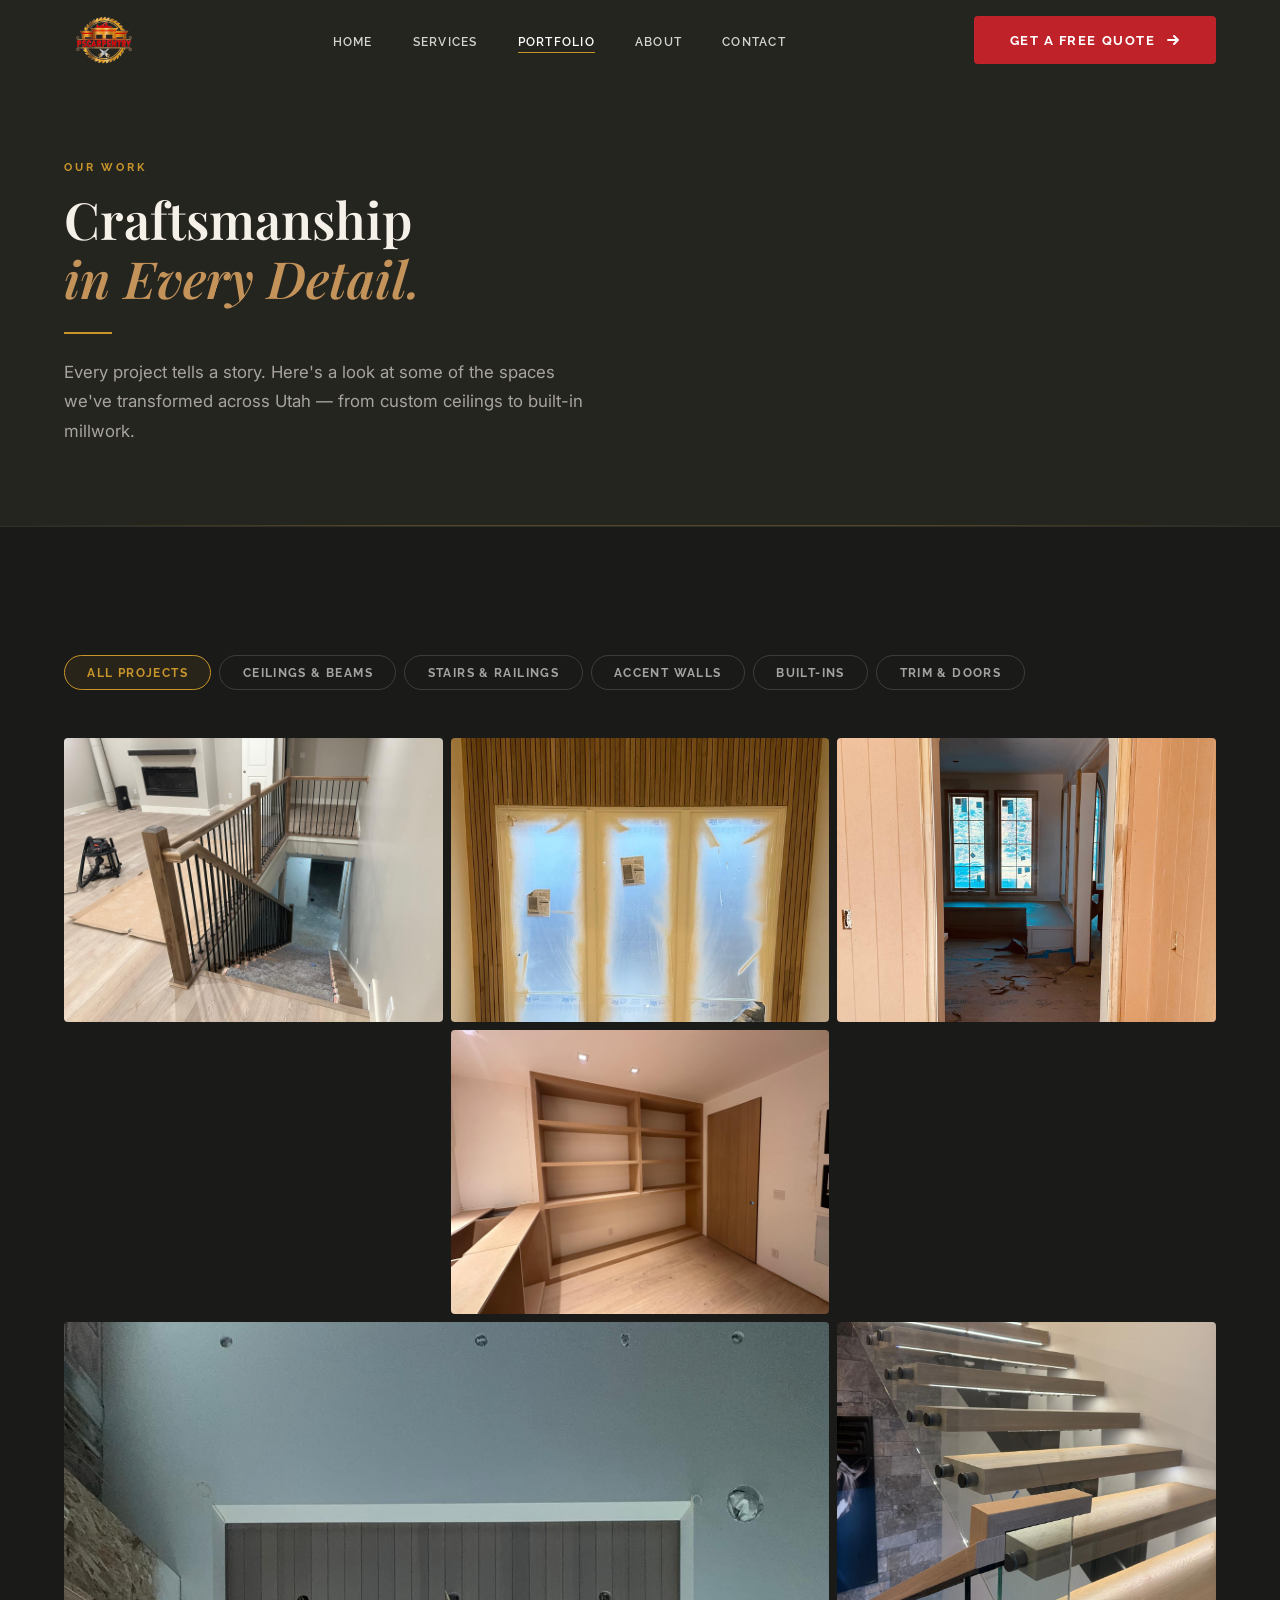
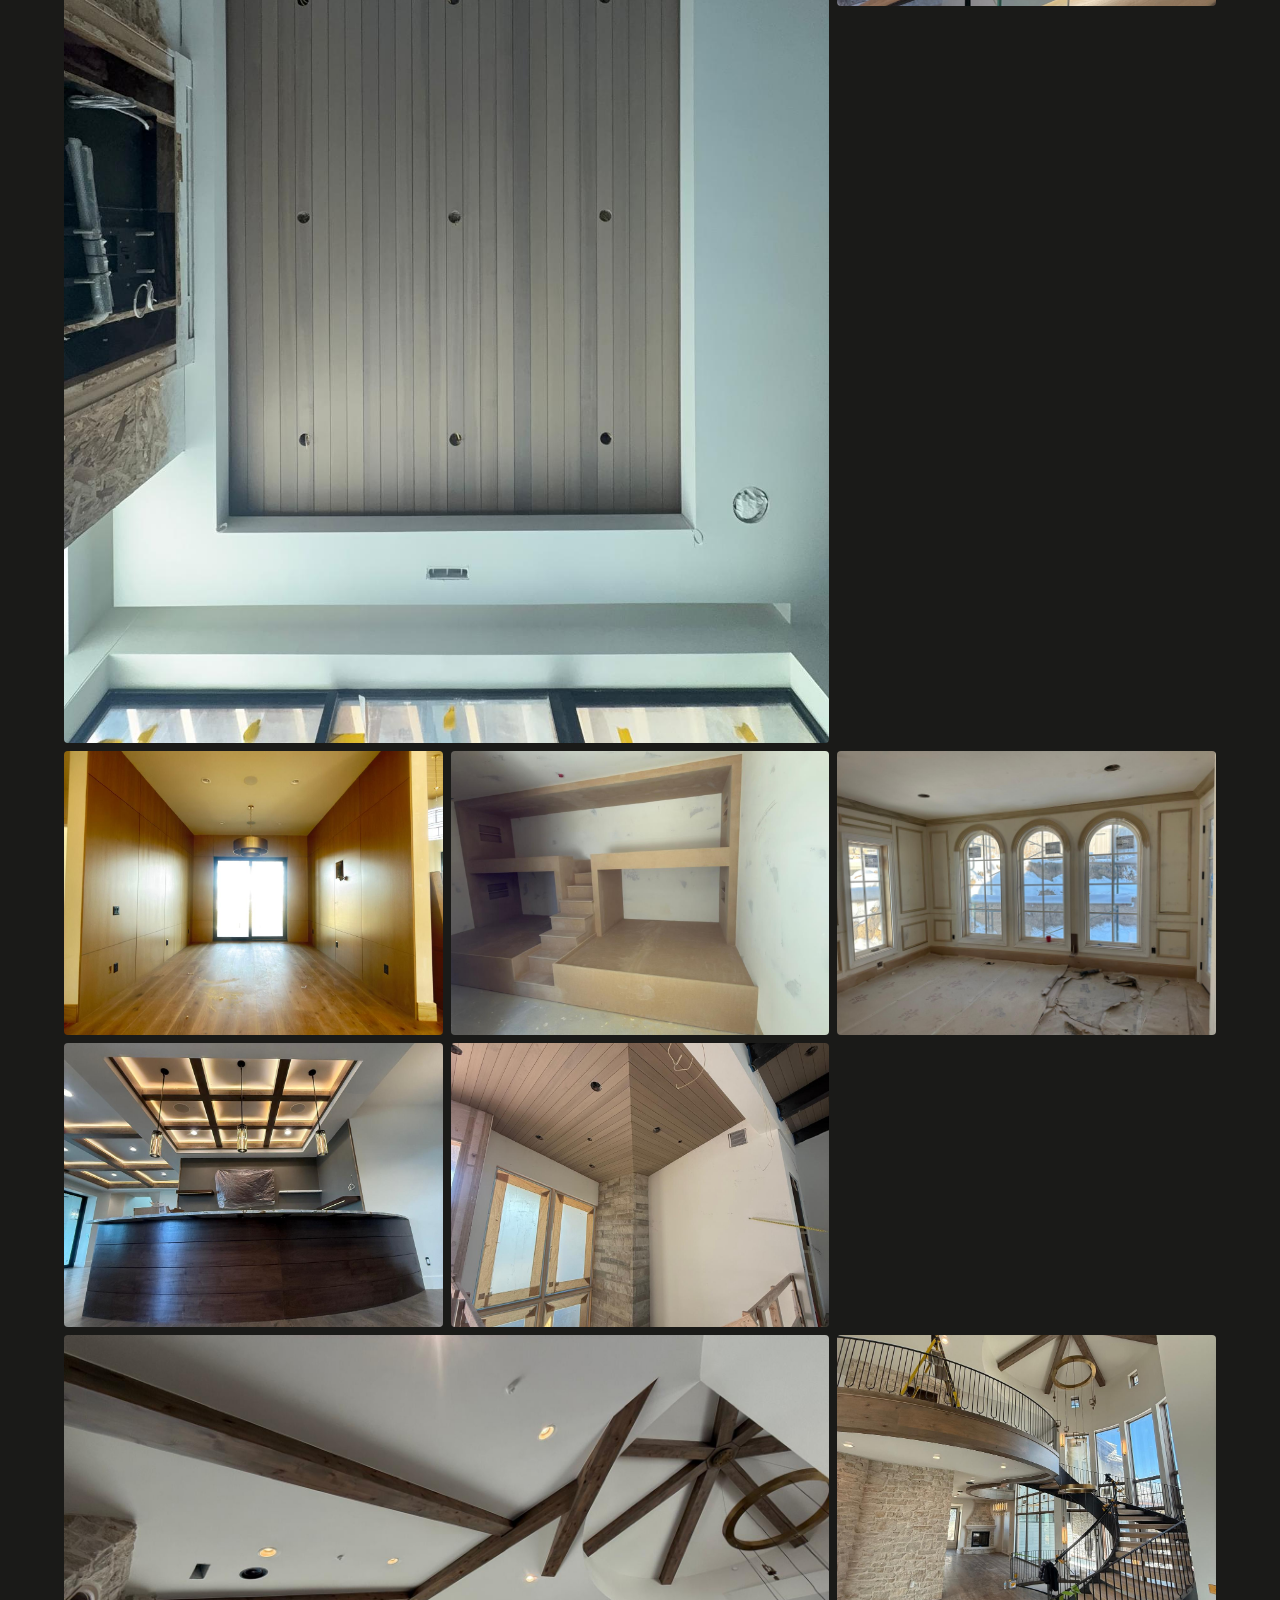
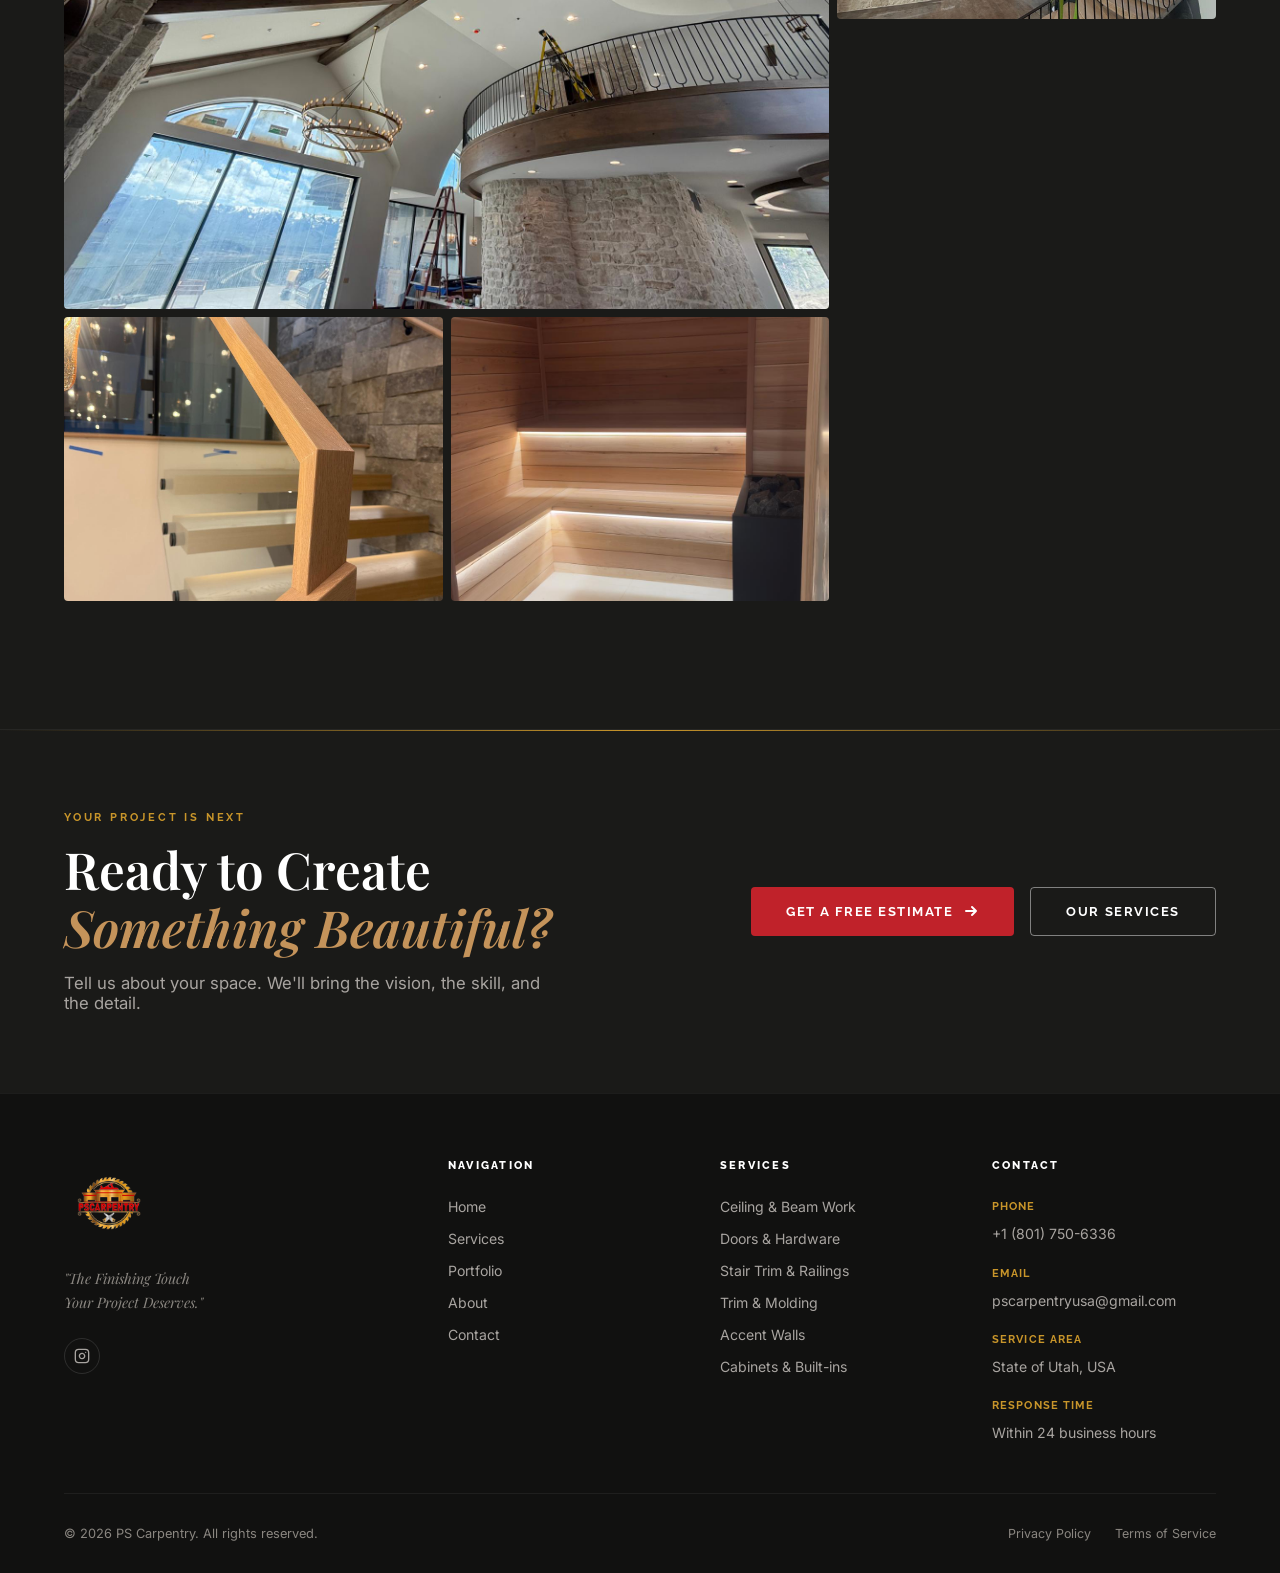
<file: portfolio.html>
﻿<!DOCTYPE html>
<html lang="en">
<head>
  <meta charset="UTF-8">
  <meta name="viewport" content="width=device-width, initial-scale=1.0">
  <title>Portfolio | PS Carpentry — Finish Carpentry Projects in Utah</title>
  <meta name="description" content="Browse our finish carpentry portfolio — ceiling beams, stair trim, custom built-ins, accent walls, and more. Projects across residential and commercial Utah properties.">
  <link rel="canonical" href="https://pscarpentryusa.com/portfolio.html">
  <link rel="icon" type="image/png" href="assets/images/logo.png">
  <link rel="preconnect" href="https://fonts.googleapis.com">
  <link rel="preconnect" href="https://fonts.gstatic.com" crossorigin>
  <link href="https://fonts.googleapis.com/css2?family=Playfair+Display:ital,wght@0,400;0,600;0,700;1,400&family=Raleway:wght@300;400;500;600;700;800&family=Inter:wght@300;400;500&display=swap" rel="stylesheet">
  <link rel="stylesheet" href="assets/css/style.css">
</head>
<body>

  <nav class="nav" aria-label="Main navigation">
    <div class="nav__inner">
      <a href="index.html" class="nav__logo"><img src="assets/images/logo.png" alt="PS Carpentry Logo"></a>
      <ul class="nav__links" role="list">
        <li><a href="index.html">Home</a></li>
        <li><a href="services.html">Services</a></li>
        <li><a href="portfolio.html">Portfolio</a></li>
        <li><a href="about.html">About</a></li>
        <li><a href="contact.html">Contact</a></li>
      </ul>
      <div class="nav__cta">
        <a href="contact.html" class="btn btn-primary">Get a Free Quote
          <svg viewBox="0 0 16 16" fill="none" stroke="currentColor" stroke-width="2" stroke-linecap="round" stroke-linejoin="round"><path d="M3 8h10M9 4l4 4-4 4"/></svg>
        </a>
      </div>
      <button class="nav__hamburger" aria-label="Open menu"><span></span><span></span><span></span></button>
    </div>
  </nav>
  <div class="nav__mobile">
    <a href="index.html">Home</a>
    <a href="services.html">Services</a>
    <a href="portfolio.html">Portfolio</a>
    <a href="about.html">About</a>
    <a href="contact.html">Contact</a>
    <a href="contact.html" class="btn btn-primary">Get a Free Quote</a>
  </div>

  <!-- PAGE HEADER -->
  <section class="page-header">
    <div class="container">
      <span class="section-label page-header__label reveal">Our Work</span>
      <h1 class="section-title reveal reveal-delay-1">Craftsmanship<br><em>in Every Detail.</em></h1>
      <div class="divider reveal reveal-delay-2"></div>
      <p class="section-sub reveal reveal-delay-3">Every project tells a story. Here's a look at some of the spaces we've transformed across Utah — from custom ceilings to built-in millwork.</p>
    </div>
  </section>

  <!-- PORTFOLIO GRID -->
  <section class="portfolio-page section">
    <div class="container">

      <!-- FILTERS -->
      <div class="portfolio__filters reveal">
        <button class="filter-btn active" data-filter="all">All Projects</button>
        <button class="filter-btn" data-filter="ceilings">Ceilings & Beams</button>
        <button class="filter-btn" data-filter="stairs">Stairs & Railings</button>
        <button class="filter-btn" data-filter="walls">Accent Walls</button>
        <button class="filter-btn" data-filter="builtins">Built-ins</button>
        <button class="filter-btn" data-filter="trim">Trim & Doors</button>
      </div>

      <!-- GRID -->
      <div class="portfolio__grid">

        <!-- Row 1: wide + tall on right -->
        <div class="portfolio-item tall" data-cat="stairs">
          <img src="assets/images/portfolio/port-02.jpg" alt="Custom staircase with iron spindles">
          <div class="portfolio-item__hover">
            <span class="portfolio-item__cat">Stairs & Railings</span>
          </div>
        </div>

        <!-- Row 2 -->
        <div class="portfolio-item" data-cat="walls">
          <img src="assets/images/portfolio/port-03.jpg" alt="Board and batten accent wall">
          <div class="portfolio-item__hover">
            <span class="portfolio-item__cat">Accent Walls</span>
          </div>
        </div>
        <div class="portfolio-item" data-cat="trim">
          <img src="assets/images/portfolio/port-04.jpg" alt="Custom door casing and trim detail">
          <div class="portfolio-item__hover">
            <span class="portfolio-item__cat">Trim & Doors</span>
          </div>
        </div>

        <!-- Row 3 -->
        <div class="portfolio-item" data-cat="builtins">
          <img src="assets/images/portfolio/port-05.jpg" alt="Custom built-in bookshelf and entertainment center">
          <div class="portfolio-item__hover">
            <span class="portfolio-item__cat">Built-ins</span>
          </div>
        </div>
        <div class="portfolio-item wide" data-cat="ceilings">
          <img src="assets/images/portfolio/port-06.jpg" alt="Shiplap ceiling with exposed beams">
          <div class="portfolio-item__hover">
            <span class="portfolio-item__cat">Ceilings & Beams</span>
          </div>
        </div>

        <!-- Row 4 -->
        <div class="portfolio-item" data-cat="stairs">
          <img src="assets/images/portfolio/port-07.jpg" alt="White oak stair treads with black railings">
          <div class="portfolio-item__hover">
            <span class="portfolio-item__cat">Stairs & Railings</span>
          </div>
        </div>
        <div class="portfolio-item" data-cat="walls">
          <img src="assets/images/portfolio/port-08.jpg" alt="Geometric wood panel accent wall">
          <div class="portfolio-item__hover">
            <span class="portfolio-item__cat">Accent Walls</span>
          </div>
        </div>
        <div class="portfolio-item" data-cat="builtins">
          <img src="assets/images/portfolio/port-09.jpg" alt="Custom built-in bunk nook with stairs">
          <div class="portfolio-item__hover">
            <span class="portfolio-item__cat">Built-ins</span>
          </div>
        </div>

        <!-- Row 5 -->
        <div class="portfolio-item tall" data-cat="trim">
          <img src="assets/images/portfolio/port-10.jpg" alt="Custom wainscoting and arched window trim">
          <div class="portfolio-item__hover">
            <span class="portfolio-item__cat">Trim & Doors</span>
          </div>
        </div>
        <div class="portfolio-item" data-cat="ceilings">
          <img src="assets/images/portfolio/port-11.jpg" alt="Tray ceiling with decorative molding">
          <div class="portfolio-item__hover">
            <span class="portfolio-item__cat">Ceilings & Beams</span>
          </div>
        </div>
        <div class="portfolio-item" data-cat="walls">
          <img src="assets/images/portfolio/port-12.jpg" alt="Stone accent wall with wood-paneled ceiling detail">
          <div class="portfolio-item__hover">
            <span class="portfolio-item__cat">Accent Walls</span>
          </div>
        </div>
        <div class="portfolio-item wide" data-cat="ceilings"><img src="assets/images/portfolio/port-13.jpg" alt="Vaulted ceiling with wood beams and ring chandelier"><div class="portfolio-item__hover"><span class="portfolio-item__cat">Ceilings & Beams</span></div></div><div class="portfolio-item" data-cat="stairs"><img src="assets/images/portfolio/port-14.jpg" alt="Spiral staircase view from upper loft"><div class="portfolio-item__hover"><span class="portfolio-item__cat">Stairs & Railings</span></div></div><div class="portfolio-item" data-cat="stairs"><img src="assets/images/portfolio/port-15.jpg" alt="Custom stair railing post detail"><div class="portfolio-item__hover"><span class="portfolio-item__cat">Stairs & Railings</span></div></div><div class="portfolio-item" data-cat="walls"><img src="assets/images/portfolio/port-16.jpg" alt="Cedar sauna wood paneling"><div class="portfolio-item__hover"><span class="portfolio-item__cat">Accent Walls</span></div></div>

      </div>
    </div>
  </section>

  <!-- CTA -->
  <section class="cta-banner">
    <div class="container">
      <div class="cta-banner__inner">
        <div class="cta-banner__text reveal">
          <span class="section-label">Your Project is Next</span>
          <h2 class="section-title">Ready to Create<br><em>Something Beautiful?</em></h2>
          <p>Tell us about your space. We'll bring the vision, the skill, and the detail.</p>
        </div>
        <div class="cta-banner__actions reveal reveal-delay-2">
          <a href="contact.html" class="btn btn-primary">
            Get a Free Estimate
            <svg viewBox="0 0 16 16" fill="none" stroke="currentColor" stroke-width="2" stroke-linecap="round" stroke-linejoin="round"><path d="M3 8h10M9 4l4 4-4 4"/></svg>
          </a>
          <a href="services.html" class="btn btn-outline">Our Services</a>
        </div>
      </div>
    </div>
  </section>

  <footer class="footer">
    <div class="container">
      <div class="footer__top">
        <div class="footer__brand">
          <div class="footer__logo"><img src="assets/images/logo.png" alt="PS Carpentry"></div>
          <p class="footer__tagline">"The Finishing Touch<br>Your Project Deserves."</p>
          <div class="footer__social">
            <a href="https://www.instagram.com/pscarpentryusa/" target="_blank" rel="noopener" aria-label="Instagram">
              <svg width="16" height="16" viewBox="0 0 24 24" fill="none" stroke="currentColor" stroke-width="2" stroke-linecap="round" stroke-linejoin="round"><rect x="2" y="2" width="20" height="20" rx="5" ry="5"/><path d="M16 11.37A4 4 0 1112.63 8 4 4 0 0116 11.37z"/><line x1="17.5" y1="6.5" x2="17.51" y2="6.5"/></svg>
            </a>
          </div>
        </div>
        <div class="footer__col">
          <div class="footer__col-title">Navigation</div>
          <ul>
            <li><a href="index.html">Home</a></li>
            <li><a href="services.html">Services</a></li>
            <li><a href="portfolio.html">Portfolio</a></li>
            <li><a href="about.html">About</a></li>
            <li><a href="contact.html">Contact</a></li>
          </ul>
        </div>
        <div class="footer__col">
          <div class="footer__col-title">Services</div>
          <ul>
            <li><a href="services.html#ceiling">Ceiling & Beam Work</a></li>
            <li><a href="services.html#doors">Doors & Hardware</a></li>
            <li><a href="services.html#stairs">Stair Trim & Railings</a></li>
            <li><a href="services.html#trim">Trim & Molding</a></li>
            <li><a href="services.html#walls">Accent Walls</a></li>
            <li><a href="services.html#builtins">Cabinets & Built-ins</a></li>
          </ul>
        </div>
        <div class="footer__col footer__contact">
          <div class="footer__col-title">Contact</div>
          <p>
            <strong>Phone</strong>+1 (801) 750-6336
            <strong>Email</strong>pscarpentryusa@gmail.com
            <strong>Service Area</strong>State of Utah, USA
            <strong>Response Time</strong>Within 24 business hours
          </p>
        </div>
      </div>
      <div class="footer__bottom">
        <p class="footer__copy">&copy; <span id="year"></span> PS Carpentry. All rights reserved.</p>
        <nav class="footer__legal"><a href="#">Privacy Policy</a><a href="#">Terms of Service</a></nav>
      </div>
    </div>
  </footer>

  <script src="assets/js/main.js"></script>
  <script>document.getElementById('year').textContent = new Date().getFullYear();</script>
</body>
</html>
</file>
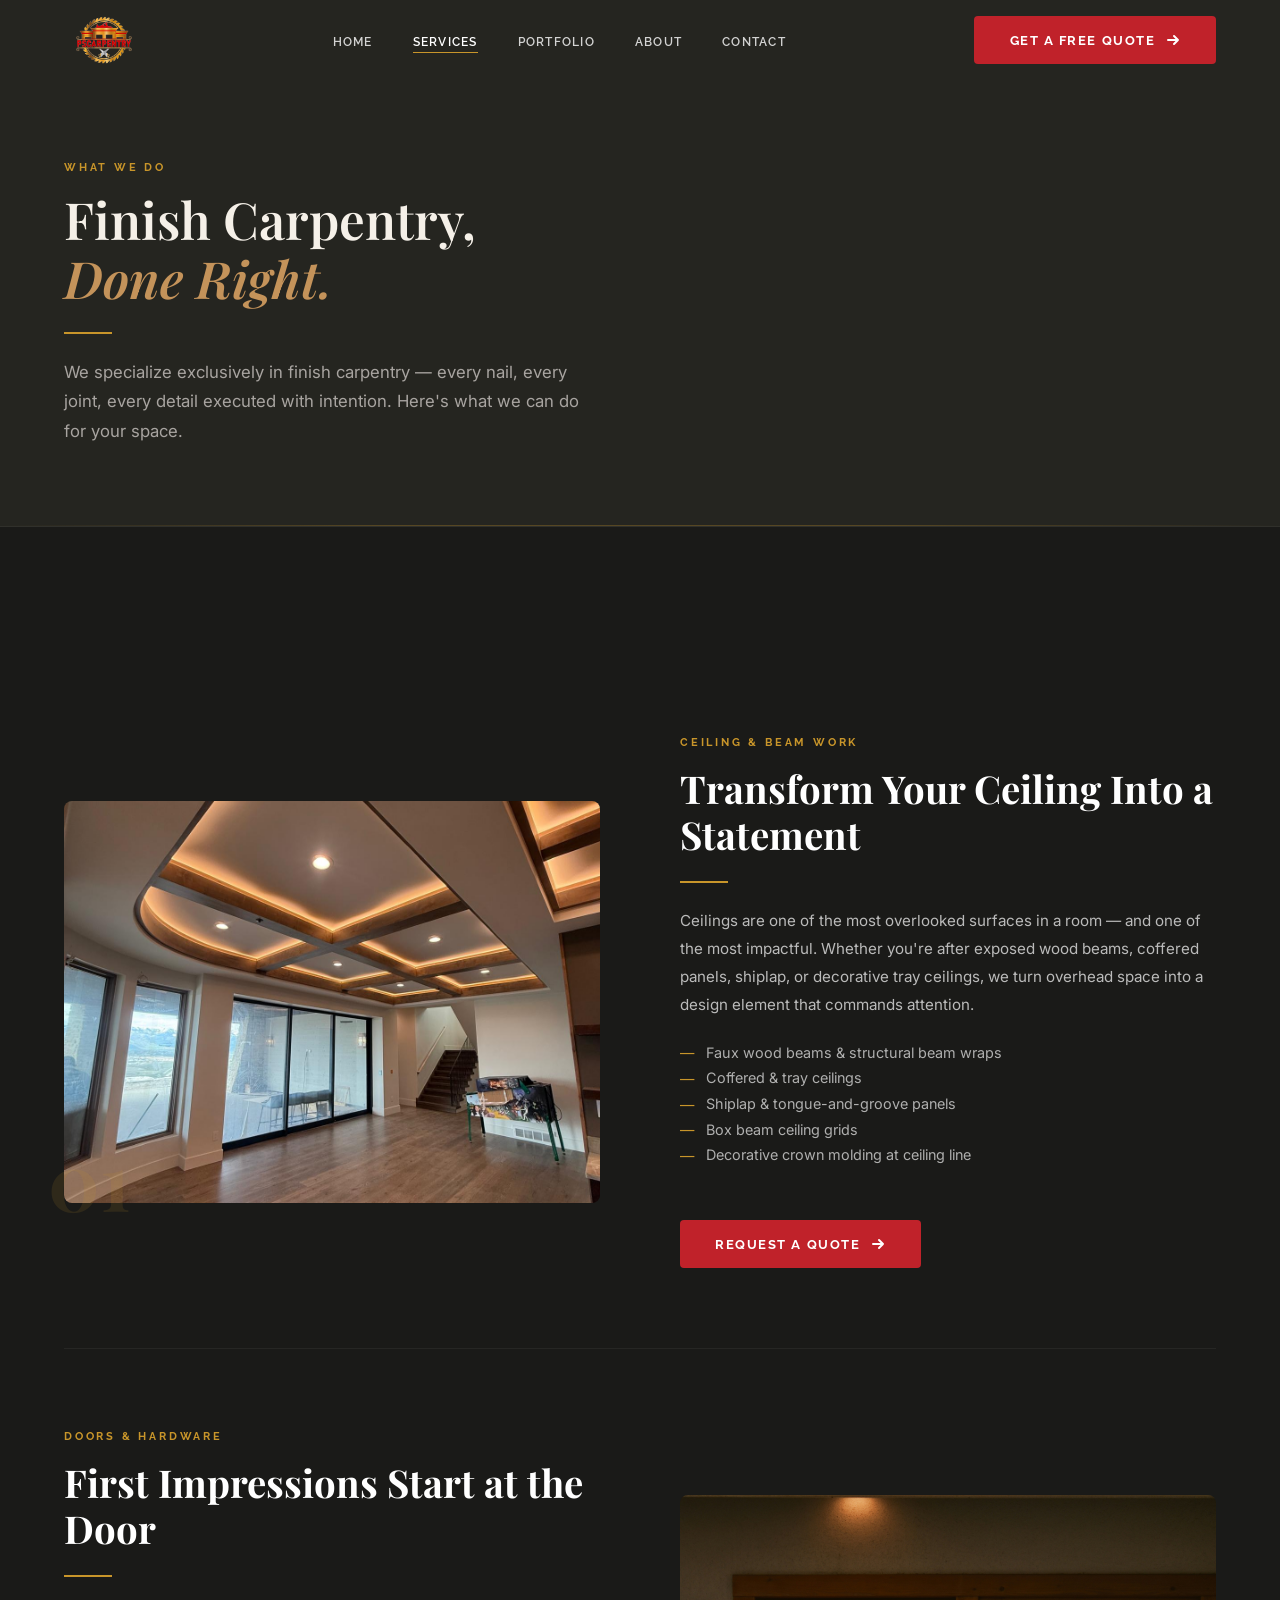
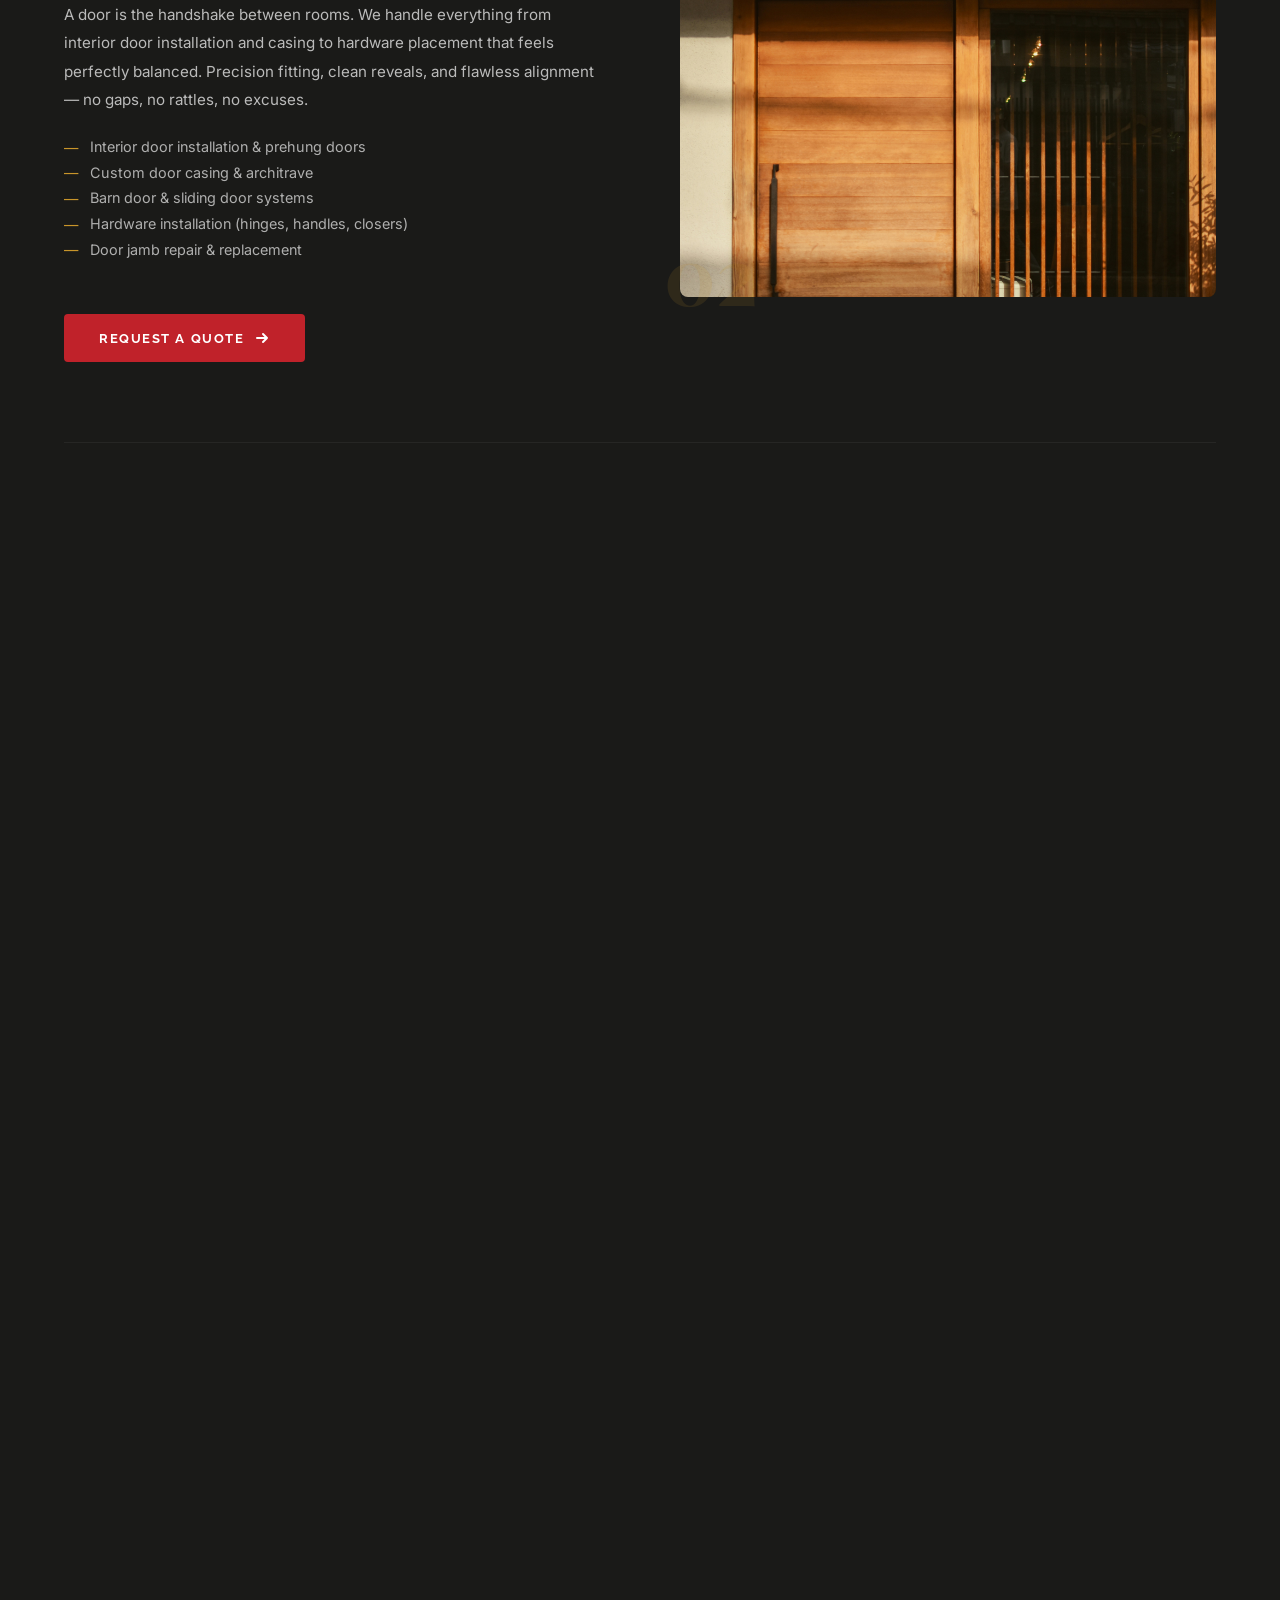
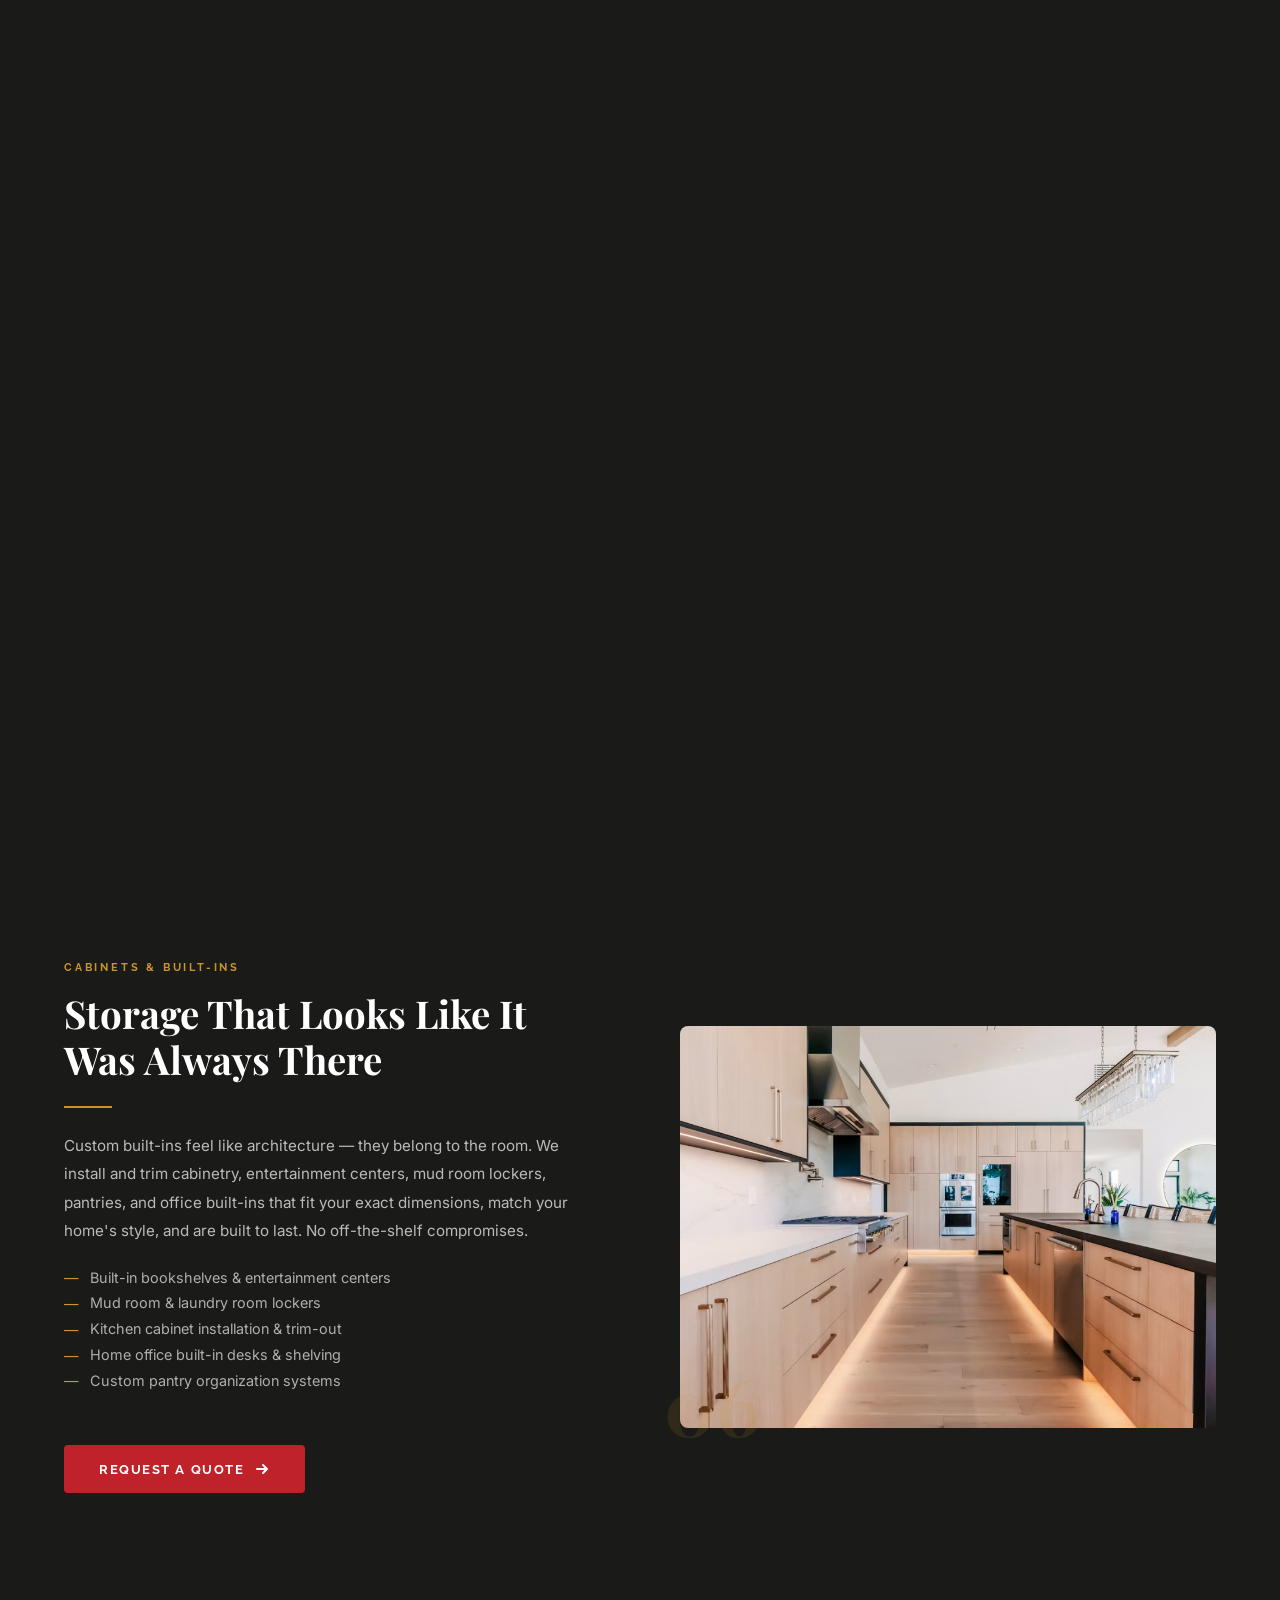
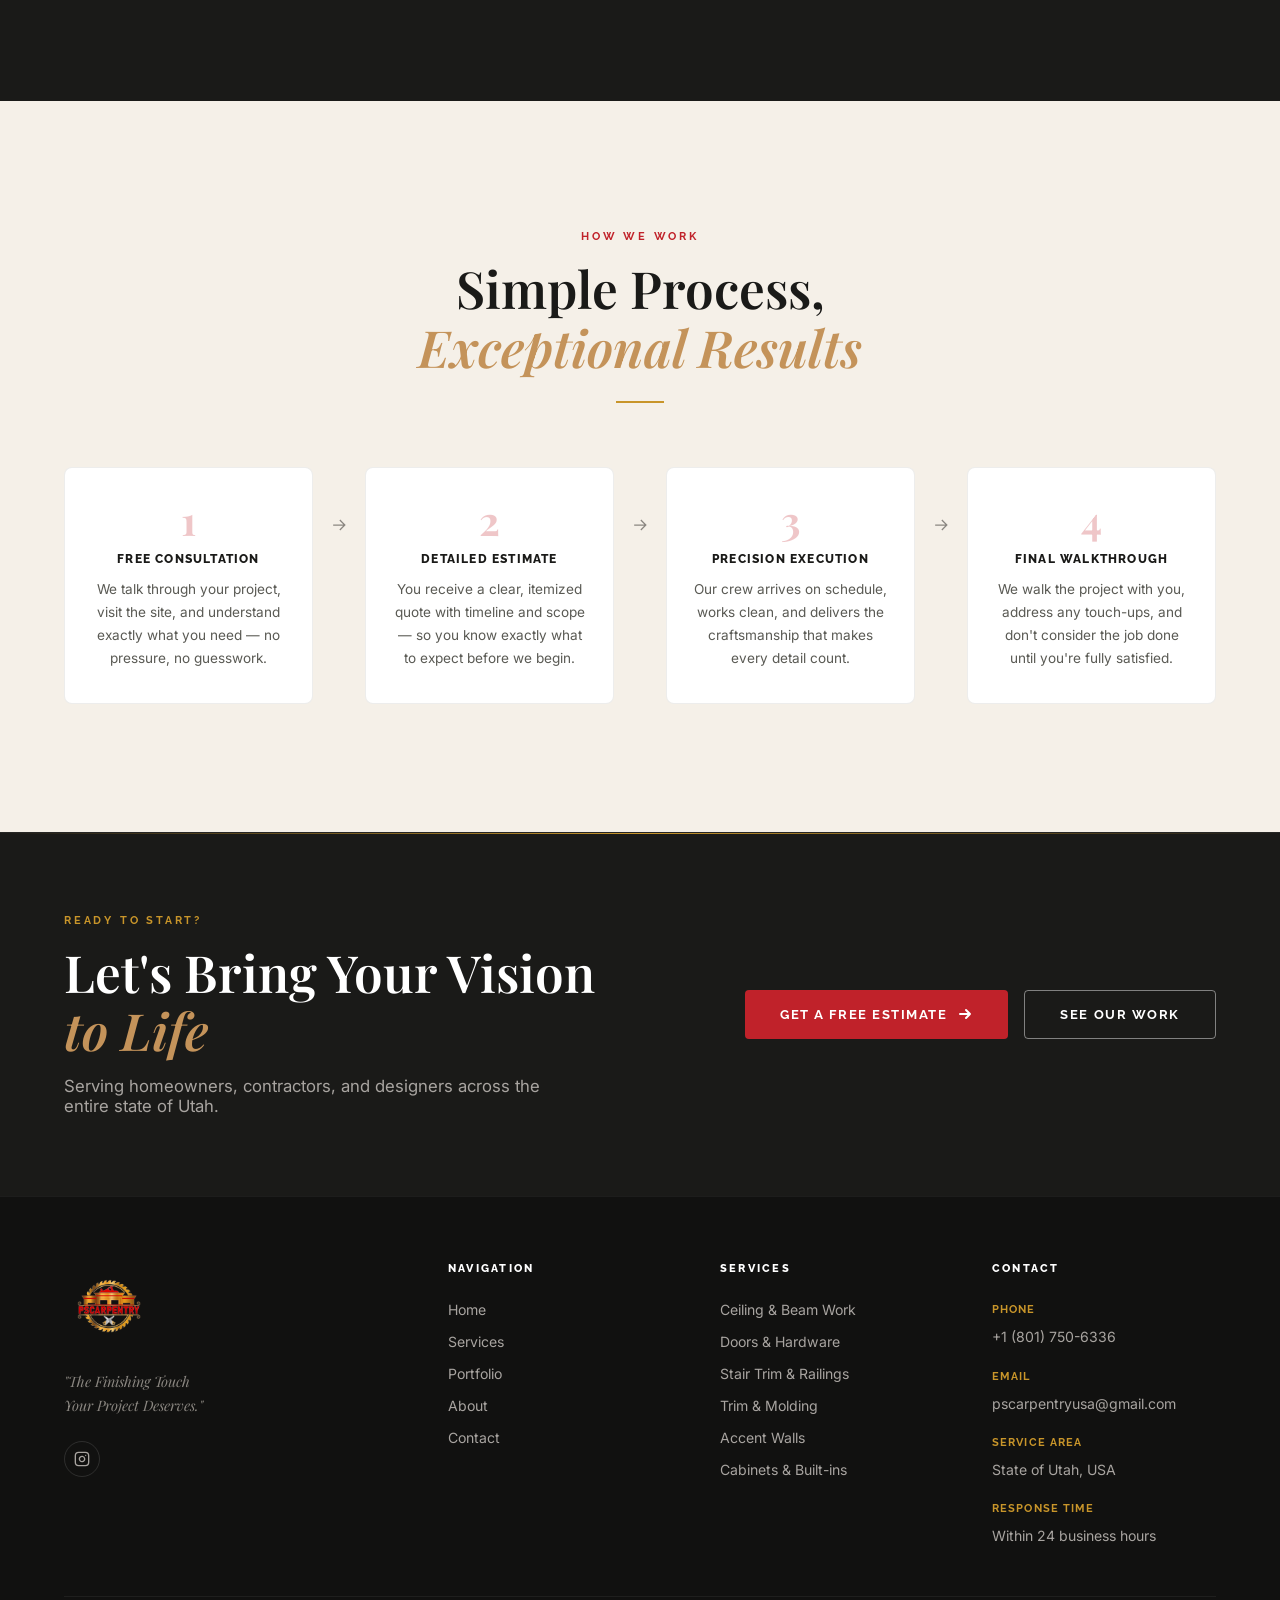
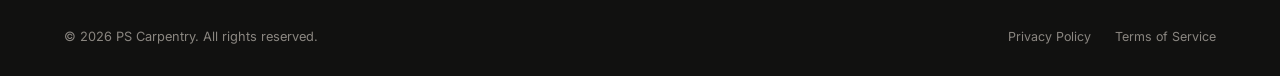
<file: services.html>
﻿<!DOCTYPE html>
<html lang="en">
<head>
  <meta charset="UTF-8">
  <meta name="viewport" content="width=device-width, initial-scale=1.0">
  <title>Services | PS Carpentry — Finish Carpentry Experts in Utah</title>
  <meta name="description" content="Ceiling & beam work, doors, stair trim, molding, accent walls, and custom built-ins. Precision finish carpentry for residential and commercial projects across Utah.">
  <link rel="canonical" href="https://pscarpentryusa.com/services.html">
  <link rel="icon" type="image/png" href="assets/images/logo.png">
  <link rel="preconnect" href="https://fonts.googleapis.com">
  <link rel="preconnect" href="https://fonts.gstatic.com" crossorigin>
  <link href="https://fonts.googleapis.com/css2?family=Playfair+Display:ital,wght@0,400;0,600;0,700;1,400&family=Raleway:wght@300;400;500;600;700;800&family=Inter:wght@300;400;500&display=swap" rel="stylesheet">
  <link rel="stylesheet" href="assets/css/style.css">
</head>
<body>

  <nav class="nav" aria-label="Main navigation">
    <div class="nav__inner">
      <a href="index.html" class="nav__logo"><img src="assets/images/logo.png" alt="PS Carpentry Logo"></a>
      <ul class="nav__links" role="list">
        <li><a href="index.html">Home</a></li>
        <li><a href="services.html">Services</a></li>
        <li><a href="portfolio.html">Portfolio</a></li>
        <li><a href="about.html">About</a></li>
        <li><a href="contact.html">Contact</a></li>
      </ul>
      <div class="nav__cta">
        <a href="contact.html" class="btn btn-primary">Get a Free Quote
          <svg viewBox="0 0 16 16" fill="none" stroke="currentColor" stroke-width="2" stroke-linecap="round" stroke-linejoin="round"><path d="M3 8h10M9 4l4 4-4 4"/></svg>
        </a>
      </div>
      <button class="nav__hamburger" aria-label="Open menu"><span></span><span></span><span></span></button>
    </div>
  </nav>
  <div class="nav__mobile">
    <a href="index.html">Home</a>
    <a href="services.html">Services</a>
    <a href="portfolio.html">Portfolio</a>
    <a href="about.html">About</a>
    <a href="contact.html">Contact</a>
    <a href="contact.html" class="btn btn-primary">Get a Free Quote</a>
  </div>

  <!-- PAGE HEADER -->
  <section class="page-header">
    <div class="container">
      <span class="section-label page-header__label reveal">What We Do</span>
      <h1 class="section-title reveal reveal-delay-1">Finish Carpentry,<br><em>Done Right.</em></h1>
      <div class="divider reveal reveal-delay-2"></div>
      <p class="section-sub reveal reveal-delay-3">We specialize exclusively in finish carpentry — every nail, every joint, every detail executed with intention. Here's what we can do for your space.</p>
    </div>
  </section>

  <!-- SERVICES DETAIL -->
  <section class="services-detail section">
    <div class="container">

      <!-- 01 Ceiling & Beam Work -->
      <div class="service-block reveal" id="ceiling">
        <div class="service-block__media">
          <img src="assets/images/portfolio/service-ceiling.jpg" alt="Custom ceiling beam work by PS Carpentry">
          <div class="service-block__number">01</div>
        </div>
        <div class="service-block__content">
          <span class="section-label">Ceiling & Beam Work</span>
          <h2 class="service-block__title">Transform Your Ceiling Into a Statement</h2>
          <div class="divider"></div>
          <p>Ceilings are one of the most overlooked surfaces in a room — and one of the most impactful. Whether you're after exposed wood beams, coffered panels, shiplap, or decorative tray ceilings, we turn overhead space into a design element that commands attention.</p>
          <ul class="service-block__list">
            <li>Faux wood beams & structural beam wraps</li>
            <li>Coffered & tray ceilings</li>
            <li>Shiplap & tongue-and-groove panels</li>
            <li>Box beam ceiling grids</li>
            <li>Decorative crown molding at ceiling line</li>
          </ul>
          <a href="contact.html" class="btn btn-primary mt-2">
            Request a Quote
            <svg viewBox="0 0 16 16" fill="none" stroke="currentColor" stroke-width="2" stroke-linecap="round" stroke-linejoin="round"><path d="M3 8h10M9 4l4 4-4 4"/></svg>
          </a>
        </div>
      </div>

      <!-- 02 Doors & Hardware -->
      <div class="service-block service-block--reverse reveal" id="doors">
        <div class="service-block__media">
          <img src="assets/images/portfolio/service-doors.jpg" alt="Custom door installation and trim by PS Carpentry">
          <div class="service-block__number">02</div>
        </div>
        <div class="service-block__content">
          <span class="section-label">Doors & Hardware</span>
          <h2 class="service-block__title">First Impressions Start at the Door</h2>
          <div class="divider"></div>
          <p>A door is the handshake between rooms. We handle everything from interior door installation and casing to hardware placement that feels perfectly balanced. Precision fitting, clean reveals, and flawless alignment — no gaps, no rattles, no excuses.</p>
          <ul class="service-block__list">
            <li>Interior door installation & prehung doors</li>
            <li>Custom door casing & architrave</li>
            <li>Barn door & sliding door systems</li>
            <li>Hardware installation (hinges, handles, closers)</li>
            <li>Door jamb repair & replacement</li>
          </ul>
          <a href="contact.html" class="btn btn-primary mt-2">
            Request a Quote
            <svg viewBox="0 0 16 16" fill="none" stroke="currentColor" stroke-width="2" stroke-linecap="round" stroke-linejoin="round"><path d="M3 8h10M9 4l4 4-4 4"/></svg>
          </a>
        </div>
      </div>

      <!-- 03 Stair Trim & Railings -->
      <div class="service-block reveal" id="stairs">
        <div class="service-block__media">
          <img src="assets/images/portfolio/service-stairs.jpg" alt="Stair trim and railing installation by PS Carpentry">
          <div class="service-block__number">03</div>
        </div>
        <div class="service-block__content">
          <span class="section-label">Stair Trim & Railings</span>
          <h2 class="service-block__title">Staircases That Stop You in Your Tracks</h2>
          <div class="divider"></div>
          <p>Stairs are the centerpiece of many homes — and every detail matters. We install and trim staircases that blend beauty with structural precision. From classic wood balustrades to modern iron spindles, we work with your vision and deliver a finished result that looks like it belongs in a magazine.</p>
          <ul class="service-block__list">
            <li>Stair tread & riser installation</li>
            <li>Newel posts & balustrades</li>
            <li>Wood & iron spindle systems</li>
            <li>Handrail installation & returns</li>
            <li>Skirt board & stringer trim</li>
          </ul>
          <a href="contact.html" class="btn btn-primary mt-2">
            Request a Quote
            <svg viewBox="0 0 16 16" fill="none" stroke="currentColor" stroke-width="2" stroke-linecap="round" stroke-linejoin="round"><path d="M3 8h10M9 4l4 4-4 4"/></svg>
          </a>
        </div>
      </div>

      <!-- 04 Trim & Molding -->
      <div class="service-block service-block--reverse reveal" id="trim">
        <div class="service-block__media">
          <img src="assets/images/portfolio/project-04.jpg" alt="Trim and molding installation by PS Carpentry">
          <div class="service-block__number">04</div>
        </div>
        <div class="service-block__content">
          <span class="section-label">Trim & Molding</span>
          <h2 class="service-block__title">The Detail That Elevates Every Room</h2>
          <div class="divider"></div>
          <p>Trim is what separates a finished space from a polished one. Crisp baseboards, layered crown molding, chair rails, wainscoting — we install every profile with tight miters, flush transitions, and zero gaps. The kind of work that makes painters happy and homeowners proud.</p>
          <ul class="service-block__list">
            <li>Baseboard & base cap installation</li>
            <li>Crown molding (single & stacked profiles)</li>
            <li>Chair rail & picture rail</li>
            <li>Wainscoting & paneled walls</li>
            <li>Window & door casing</li>
          </ul>
          <a href="contact.html" class="btn btn-primary mt-2">
            Request a Quote
            <svg viewBox="0 0 16 16" fill="none" stroke="currentColor" stroke-width="2" stroke-linecap="round" stroke-linejoin="round"><path d="M3 8h10M9 4l4 4-4 4"/></svg>
          </a>
        </div>
      </div>

      <!-- 05 Accent Walls -->
      <div class="service-block reveal" id="walls">
        <div class="service-block__media">
          <img src="assets/images/portfolio/project-05.jpg" alt="Custom accent wall by PS Carpentry">
          <div class="service-block__number">05</div>
        </div>
        <div class="service-block__content">
          <span class="section-label">Accent Walls</span>
          <h2 class="service-block__title">One Wall. Infinite Impact.</h2>
          <div class="divider"></div>
          <p>Accent walls are the fastest way to transform the personality of a room. We build board-and-batten grids, shiplap features, geometric wood panels, and custom millwork designs that turn a plain wall into a defining moment. Each one is designed and built specifically for your space.</p>
          <ul class="service-block__list">
            <li>Board & batten accent walls</li>
            <li>Shiplap & V-groove panel walls</li>
            <li>Geometric wood grid patterns</li>
            <li>Fireplace surround millwork</li>
            <li>Feature wall panels for commercial spaces</li>
          </ul>
          <a href="contact.html" class="btn btn-primary mt-2">
            Request a Quote
            <svg viewBox="0 0 16 16" fill="none" stroke="currentColor" stroke-width="2" stroke-linecap="round" stroke-linejoin="round"><path d="M3 8h10M9 4l4 4-4 4"/></svg>
          </a>
        </div>
      </div>

      <!-- 06 Cabinets & Built-ins -->
      <div class="service-block service-block--reverse reveal" id="builtins">
        <div class="service-block__media">
          <img src="assets/images/portfolio/service-builtins.jpg" alt="Custom built-in cabinetry by PS Carpentry">
          <div class="service-block__number">06</div>
        </div>
        <div class="service-block__content">
          <span class="section-label">Cabinets & Built-ins</span>
          <h2 class="service-block__title">Storage That Looks Like It Was Always There</h2>
          <div class="divider"></div>
          <p>Custom built-ins feel like architecture — they belong to the room. We install and trim cabinetry, entertainment centers, mud room lockers, pantries, and office built-ins that fit your exact dimensions, match your home's style, and are built to last. No off-the-shelf compromises.</p>
          <ul class="service-block__list">
            <li>Built-in bookshelves & entertainment centers</li>
            <li>Mud room & laundry room lockers</li>
            <li>Kitchen cabinet installation & trim-out</li>
            <li>Home office built-in desks & shelving</li>
            <li>Custom pantry organization systems</li>
          </ul>
          <a href="contact.html" class="btn btn-primary mt-2">
            Request a Quote
            <svg viewBox="0 0 16 16" fill="none" stroke="currentColor" stroke-width="2" stroke-linecap="round" stroke-linejoin="round"><path d="M3 8h10M9 4l4 4-4 4"/></svg>
          </a>
        </div>
      </div>

    </div>
  </section>

  <!-- PROCESS STRIP -->
  <section class="process-strip section">
    <div class="container">
      <div class="process-strip__header reveal">
        <span class="section-label" style="color:var(--red)">How We Work</span>
        <h2 class="section-title" style="color:var(--dark)">Simple Process,<br><em>Exceptional Results</em></h2>
        <div class="divider divider-center"></div>
      </div>
      <div class="process-steps">
        <div class="process-step reveal reveal-delay-1">
          <div class="process-step__num">1</div>
          <div class="process-step__title">Free Consultation</div>
          <p>We talk through your project, visit the site, and understand exactly what you need — no pressure, no guesswork.</p>
        </div>
        <div class="process-step__arrow reveal reveal-delay-1">
          <svg viewBox="0 0 24 24" fill="none" stroke="currentColor" stroke-width="1.5"><path d="M5 12h14M13 6l6 6-6 6"/></svg>
        </div>
        <div class="process-step reveal reveal-delay-2">
          <div class="process-step__num">2</div>
          <div class="process-step__title">Detailed Estimate</div>
          <p>You receive a clear, itemized quote with timeline and scope — so you know exactly what to expect before we begin.</p>
        </div>
        <div class="process-step__arrow reveal reveal-delay-2">
          <svg viewBox="0 0 24 24" fill="none" stroke="currentColor" stroke-width="1.5"><path d="M5 12h14M13 6l6 6-6 6"/></svg>
        </div>
        <div class="process-step reveal reveal-delay-3">
          <div class="process-step__num">3</div>
          <div class="process-step__title">Precision Execution</div>
          <p>Our crew arrives on schedule, works clean, and delivers the craftsmanship that makes every detail count.</p>
        </div>
        <div class="process-step__arrow reveal reveal-delay-3">
          <svg viewBox="0 0 24 24" fill="none" stroke="currentColor" stroke-width="1.5"><path d="M5 12h14M13 6l6 6-6 6"/></svg>
        </div>
        <div class="process-step reveal reveal-delay-4">
          <div class="process-step__num">4</div>
          <div class="process-step__title">Final Walkthrough</div>
          <p>We walk the project with you, address any touch-ups, and don't consider the job done until you're fully satisfied.</p>
        </div>
      </div>
    </div>
  </section>

  <!-- CTA -->
  <section class="cta-banner">
    <div class="container">
      <div class="cta-banner__inner">
        <div class="cta-banner__text reveal">
          <span class="section-label">Ready to Start?</span>
          <h2 class="section-title">Let's Bring Your Vision<br><em>to Life</em></h2>
          <p>Serving homeowners, contractors, and designers across the entire state of Utah.</p>
        </div>
        <div class="cta-banner__actions reveal reveal-delay-2">
          <a href="contact.html" class="btn btn-primary">
            Get a Free Estimate
            <svg viewBox="0 0 16 16" fill="none" stroke="currentColor" stroke-width="2" stroke-linecap="round" stroke-linejoin="round"><path d="M3 8h10M9 4l4 4-4 4"/></svg>
          </a>
          <a href="portfolio.html" class="btn btn-outline">See Our Work</a>
        </div>
      </div>
    </div>
  </section>

  <footer class="footer">
    <div class="container">
      <div class="footer__top">
        <div class="footer__brand">
          <div class="footer__logo"><img src="assets/images/logo.png" alt="PS Carpentry"></div>
          <p class="footer__tagline">"The Finishing Touch<br>Your Project Deserves."</p>
          <div class="footer__social">
            <a href="https://www.instagram.com/pscarpentryusa/" target="_blank" rel="noopener" aria-label="Instagram">
              <svg width="16" height="16" viewBox="0 0 24 24" fill="none" stroke="currentColor" stroke-width="2" stroke-linecap="round" stroke-linejoin="round"><rect x="2" y="2" width="20" height="20" rx="5" ry="5"/><path d="M16 11.37A4 4 0 1112.63 8 4 4 0 0116 11.37z"/><line x1="17.5" y1="6.5" x2="17.51" y2="6.5"/></svg>
            </a>
          </div>
        </div>
        <div class="footer__col">
          <div class="footer__col-title">Navigation</div>
          <ul>
            <li><a href="index.html">Home</a></li>
            <li><a href="services.html">Services</a></li>
            <li><a href="portfolio.html">Portfolio</a></li>
            <li><a href="about.html">About</a></li>
            <li><a href="contact.html">Contact</a></li>
          </ul>
        </div>
        <div class="footer__col">
          <div class="footer__col-title">Services</div>
          <ul>
            <li><a href="services.html#ceiling">Ceiling & Beam Work</a></li>
            <li><a href="services.html#doors">Doors & Hardware</a></li>
            <li><a href="services.html#stairs">Stair Trim & Railings</a></li>
            <li><a href="services.html#trim">Trim & Molding</a></li>
            <li><a href="services.html#walls">Accent Walls</a></li>
            <li><a href="services.html#builtins">Cabinets & Built-ins</a></li>
          </ul>
        </div>
        <div class="footer__col footer__contact">
          <div class="footer__col-title">Contact</div>
          <p>
            <strong>Phone</strong>+1 (801) 750-6336
            <strong>Email</strong>pscarpentryusa@gmail.com
            <strong>Service Area</strong>State of Utah, USA
            <strong>Response Time</strong>Within 24 business hours
          </p>
        </div>
      </div>
      <div class="footer__bottom">
        <p class="footer__copy">&copy; <span id="year"></span> PS Carpentry. All rights reserved.</p>
        <nav class="footer__legal"><a href="#">Privacy Policy</a><a href="#">Terms of Service</a></nav>
      </div>
    </div>
  </footer>

  <script src="assets/js/main.js"></script>
  <script>document.getElementById('year').textContent = new Date().getFullYear();</script>
</body>
</html>
</file>
<file: assets/css/style.css>
/* ============================================================
   PS CARPENTRY — DESIGN SYSTEM
   pscarpentryusa.com
   ============================================================ */

/* ── VARIABLES ─────────────────────────────────────────────── */
:root {
  --dark:        #1A1A18;
  --dark-soft:   #252520;
  --dark-card:   #2E2E29;
  --cream:       #F5F0E8;
  --cream-light: #FAF7F2;
  --cream-dark:  #EDE8DF;
  --wood:        #C4935A;
  --wood-light:  #D4A96A;
  --red:         #C0222A;
  --red-dark:    #A01D23;
  --gold:        #C8952A;
  --gold-light:  #D4A83A;
  --stone:       #8A8680;
  --stone-light: #A8A4A0;
  --white:       #FFFFFF;

  --font-serif: 'Playfair Display', Georgia, serif;
  --font-sans:  'Raleway', sans-serif;
  --font-body:  'Inter', system-ui, sans-serif;

  --ease: cubic-bezier(0.25, 0.46, 0.45, 0.94);
  --ease-out: cubic-bezier(0.16, 1, 0.3, 1);
  --transition: 0.35s var(--ease);

  --max-w: 1280px;
  --nav-h: 80px;

  --radius-sm: 4px;
  --radius:    8px;
  --radius-lg: 16px;
}

/* ── RESET ──────────────────────────────────────────────────── */
*, *::before, *::after { box-sizing: border-box; margin: 0; padding: 0; }

html { scroll-behavior: smooth; font-size: 16px; }

body {
  font-family: var(--font-body);
  background: var(--dark);
  color: var(--cream);
  overflow-x: hidden;
  -webkit-font-smoothing: antialiased;
}

img, video { max-width: 100%; display: block; }
a { text-decoration: none; color: inherit; }
ul { list-style: none; }
button { cursor: pointer; border: none; background: none; font-family: inherit; }

/* ── TYPOGRAPHY ─────────────────────────────────────────────── */
h1, h2, h3, h4 { font-family: var(--font-serif); line-height: 1.2; }

.section-label {
  font-family: var(--font-sans);
  font-size: 0.7rem;
  font-weight: 700;
  letter-spacing: 0.25em;
  text-transform: uppercase;
  color: var(--gold);
  display: block;
  margin-bottom: 1rem;
}

.section-title {
  font-size: clamp(2rem, 4vw, 3.2rem);
  font-weight: 600;
  line-height: 1.15;
}

.section-title em { font-style: italic; color: var(--wood); }

.section-sub {
  font-family: var(--font-body);
  font-size: 1.05rem;
  color: var(--stone-light);
  line-height: 1.75;
  max-width: 540px;
}

/* ── LAYOUT HELPERS ─────────────────────────────────────────── */
.container {
  width: 100%;
  max-width: var(--max-w);
  margin-inline: auto;
  padding-inline: clamp(1.25rem, 5vw, 4rem);
}

.section { padding-block: clamp(5rem, 10vw, 9rem); }

.grid-2 { display: grid; grid-template-columns: 1fr 1fr; gap: 2rem; }
.grid-3 { display: grid; grid-template-columns: repeat(3, 1fr); gap: 2rem; }

/* ── BUTTONS ────────────────────────────────────────────────── */
.btn {
  display: inline-flex;
  align-items: center;
  gap: 0.6rem;
  font-family: var(--font-sans);
  font-size: 0.8rem;
  font-weight: 700;
  letter-spacing: 0.12em;
  text-transform: uppercase;
  padding: 1rem 2.2rem;
  border-radius: var(--radius-sm);
  transition: var(--transition);
  white-space: nowrap;
}

.btn-primary {
  background: var(--red);
  color: var(--white);
}
.btn-primary:hover {
  background: var(--red-dark);
  transform: translateY(-2px);
  box-shadow: 0 8px 24px rgba(192,34,42,0.35);
}

.btn-outline {
  background: transparent;
  color: var(--white);
  border: 1.5px solid rgba(255,255,255,0.45);
}
.btn-outline:hover {
  border-color: var(--white);
  background: rgba(255,255,255,0.08);
  transform: translateY(-2px);
}

.btn-gold {
  background: var(--gold);
  color: var(--dark);
}
.btn-gold:hover {
  background: var(--gold-light);
  transform: translateY(-2px);
  box-shadow: 0 8px 24px rgba(200,149,42,0.35);
}

.btn svg { width: 16px; height: 16px; transition: transform 0.25s var(--ease); }
.btn:hover svg { transform: translateX(3px); }

/* ── DIVIDER ────────────────────────────────────────────────── */
.divider {
  width: 48px;
  height: 2px;
  background: var(--gold);
  margin-block: 1.5rem;
}
.divider-center { margin-inline: auto; }

/* ── SCROLL REVEAL ──────────────────────────────────────────── */
.reveal {
  opacity: 0;
  transform: translateY(32px);
  transition: opacity 0.7s var(--ease-out), transform 0.7s var(--ease-out);
}
.reveal.visible {
  opacity: 1;
  transform: translateY(0);
}
.reveal-delay-1 { transition-delay: 0.1s; }
.reveal-delay-2 { transition-delay: 0.2s; }
.reveal-delay-3 { transition-delay: 0.3s; }
.reveal-delay-4 { transition-delay: 0.4s; }
.reveal-delay-5 { transition-delay: 0.5s; }

/* ════════════════════════════════════════════════════════════
   NAV
════════════════════════════════════════════════════════════ */
.nav {
  position: fixed;
  top: 0;
  left: 0;
  right: 0;
  z-index: 1000;
  height: var(--nav-h);
  display: flex;
  align-items: center;
  transition: background var(--transition), box-shadow var(--transition);
}

.nav.scrolled {
  background: var(--dark);
  box-shadow: 0 1px 0 rgba(255,255,255,0.06);
}

.nav__inner {
  display: flex;
  align-items: center;
  justify-content: space-between;
  width: 100%;
  max-width: var(--max-w);
  margin-inline: auto;
  padding-inline: clamp(1.25rem, 5vw, 4rem);
}

.nav__logo {
  display: flex;
  align-items: center;
  flex-shrink: 0;
}
.nav__logo img {
  height: 80px;
  width: auto;
  object-fit: contain;
}

.nav__links {
  display: flex;
  align-items: center;
  gap: 2.5rem;
}

.nav__links a {
  font-family: var(--font-sans);
  font-size: 0.78rem;
  font-weight: 600;
  letter-spacing: 0.1em;
  text-transform: uppercase;
  color: rgba(255,255,255,0.8);
  transition: color var(--transition);
  position: relative;
}

.nav__links a::after {
  content: '';
  position: absolute;
  bottom: -4px;
  left: 0;
  width: 0;
  height: 1.5px;
  background: var(--gold);
  transition: width var(--transition);
}

.nav__links a:hover,
.nav__links a.active {
  color: var(--white);
}
.nav__links a:hover::after,
.nav__links a.active::after {
  width: 100%;
}

.nav__cta {
  display: flex;
  align-items: center;
  gap: 1rem;
}

.nav__hamburger {
  display: none;
  flex-direction: column;
  gap: 5px;
  padding: 8px;
  cursor: pointer;
}
.nav__hamburger span {
  display: block;
  width: 24px;
  height: 2px;
  background: var(--white);
  transition: var(--transition);
  transform-origin: center;
}
.nav__hamburger.open span:nth-child(1) { transform: rotate(45deg) translate(5px, 5px); }
.nav__hamburger.open span:nth-child(2) { opacity: 0; }
.nav__hamburger.open span:nth-child(3) { transform: rotate(-45deg) translate(5px, -5px); }

/* Mobile Nav */
.nav__mobile {
  display: none;
  position: fixed;
  top: var(--nav-h);
  left: 0;
  right: 0;
  background: var(--dark);
  border-top: 1px solid rgba(255,255,255,0.07);
  padding: 2rem clamp(1.25rem, 5vw, 4rem);
  z-index: 999;
  flex-direction: column;
  gap: 0;
  transform: translateY(-10px);
  opacity: 0;
  pointer-events: none;
  transition: opacity 0.3s var(--ease), transform 0.3s var(--ease);
}
.nav__mobile.open {
  display: flex;
  opacity: 1;
  transform: translateY(0);
  pointer-events: all;
}
.nav__mobile a {
  font-family: var(--font-sans);
  font-size: 1rem;
  font-weight: 600;
  letter-spacing: 0.08em;
  text-transform: uppercase;
  color: rgba(255,255,255,0.8);
  padding-block: 1rem;
  border-bottom: 1px solid rgba(255,255,255,0.06);
  transition: color var(--transition);
}
.nav__mobile a:hover { color: var(--white); }
.nav__mobile .btn { margin-top: 1.5rem; align-self: flex-start; }

/* ════════════════════════════════════════════════════════════
   HERO
════════════════════════════════════════════════════════════ */
.hero {
  position: relative;
  height: 100vh;
  min-height: 600px;
  display: flex;
  align-items: center;
  justify-content: center;
  overflow: hidden;
  background: var(--dark);
}

.hero__video {
  position: absolute;
  inset: 0;
  width: 100%;
  height: 100%;
  object-fit: cover;
  object-position: center;
  opacity: 0.55;
  filter: brightness(0.85);
}

.hero__overlay {
  position: absolute;
  inset: 0;
  background: linear-gradient(
    to bottom,
    rgba(26,26,24,0.3) 0%,
    rgba(26,26,24,0.55) 50%,
    rgba(26,26,24,0.85) 100%
  );
}

.hero__content {
  position: relative;
  z-index: 2;
  text-align: center;
  max-width: 860px;
  padding-inline: 1.5rem;
}

.hero__eyebrow {
  font-family: var(--font-sans);
  font-size: 0.72rem;
  font-weight: 700;
  letter-spacing: 0.3em;
  text-transform: uppercase;
  color: var(--gold);
  margin-bottom: 1.4rem;
  opacity: 0;
  animation: fadeUp 0.8s var(--ease-out) 0.3s forwards;
}

.hero__title {
  font-size: clamp(2.8rem, 7vw, 6rem);
  font-weight: 700;
  line-height: 1.06;
  color: var(--white);
  margin-bottom: 1.6rem;
  opacity: 0;
  animation: fadeUp 0.9s var(--ease-out) 0.5s forwards;
}
.hero__title em {
  font-style: italic;
  color: var(--wood-light);
}

.hero__sub {
  font-family: var(--font-body);
  font-size: clamp(1rem, 1.8vw, 1.2rem);
  color: rgba(255,255,255,0.7);
  line-height: 1.65;
  margin-bottom: 2.8rem;
  opacity: 0;
  animation: fadeUp 0.9s var(--ease-out) 0.7s forwards;
}

.hero__ctas {
  display: flex;
  gap: 1rem;
  justify-content: center;
  flex-wrap: wrap;
  opacity: 0;
  animation: fadeUp 0.9s var(--ease-out) 0.9s forwards;
}

.hero__scroll {
  position: absolute;
  bottom: 2.5rem;
  left: 50%;
  transform: translateX(-50%);
  z-index: 2;
  display: flex;
  flex-direction: column;
  align-items: center;
  gap: 0.5rem;
  opacity: 0;
  animation: fadeIn 1s var(--ease-out) 1.4s forwards;
}
.hero__scroll span {
  font-family: var(--font-sans);
  font-size: 0.65rem;
  letter-spacing: 0.2em;
  text-transform: uppercase;
  color: rgba(255,255,255,0.45);
}
.hero__scroll-line {
  width: 1px;
  height: 40px;
  background: linear-gradient(to bottom, rgba(255,255,255,0.4), transparent);
  animation: scrollPulse 2s ease-in-out infinite;
}

@keyframes fadeUp {
  from { opacity: 0; transform: translateY(24px); }
  to   { opacity: 1; transform: translateY(0); }
}
@keyframes fadeIn {
  from { opacity: 0; }
  to   { opacity: 1; }
}
@keyframes scrollPulse {
  0%, 100% { opacity: 0.4; transform: scaleY(1); }
  50%       { opacity: 0.9; transform: scaleY(1.15); }
}

/* ════════════════════════════════════════════════════════════
   TRUST BAR
════════════════════════════════════════════════════════════ */
.trust-bar {
  background: var(--dark-soft);
  border-top: 1px solid rgba(255,255,255,0.05);
  border-bottom: 1px solid rgba(255,255,255,0.05);
  padding-block: 1.5rem;
}

.trust-bar__inner {
  display: flex;
  align-items: center;
  justify-content: center;
  gap: 0;
  flex-wrap: wrap;
}

.trust-bar__item {
  display: flex;
  align-items: center;
  gap: 0.75rem;
  padding: 0.5rem 2.5rem;
  position: relative;
}

.trust-bar__item + .trust-bar__item::before {
  content: '';
  position: absolute;
  left: 0;
  top: 50%;
  transform: translateY(-50%);
  width: 1px;
  height: 32px;
  background: rgba(255,255,255,0.1);
}

.trust-bar__icon {
  color: var(--gold);
  flex-shrink: 0;
}

.trust-bar__text {
  font-family: var(--font-sans);
  font-size: 0.78rem;
  font-weight: 600;
  letter-spacing: 0.06em;
  color: rgba(255,255,255,0.7);
  text-transform: uppercase;
}
.trust-bar__text strong {
  color: var(--white);
  display: block;
  font-size: 1.1rem;
  letter-spacing: 0;
}

/* ════════════════════════════════════════════════════════════
   SERVICES
════════════════════════════════════════════════════════════ */
.services {
  background: var(--dark-soft);
}

.services__header {
  text-align: center;
  margin-bottom: 4rem;
}
.services__header .section-sub { margin-inline: auto; }

.services__grid {
  display: grid;
  grid-template-columns: repeat(3, 1fr);
  gap: 1.5px;
  background: rgba(255,255,255,0.05);
  border: 1px solid rgba(255,255,255,0.05);
  border-radius: var(--radius);
  overflow: hidden;
}

.service-card {
  background: var(--dark-card);
  padding: 2.5rem 2rem;
  transition: background var(--transition);
  position: relative;
  overflow: hidden;
}

.service-card::before {
  content: '';
  position: absolute;
  bottom: 0;
  left: 0;
  right: 0;
  height: 2px;
  background: linear-gradient(90deg, var(--gold), var(--wood));
  transform: scaleX(0);
  transform-origin: left;
  transition: transform 0.4s var(--ease);
}

.service-card:hover {
  background: #333330;
}
.service-card:hover::before {
  transform: scaleX(1);
}

.service-card__icon {
  width: 48px;
  height: 48px;
  background: rgba(200,149,42,0.1);
  border-radius: var(--radius-sm);
  display: flex;
  align-items: center;
  justify-content: center;
  margin-bottom: 1.5rem;
  color: var(--gold);
  transition: background var(--transition);
}
.service-card:hover .service-card__icon {
  background: rgba(200,149,42,0.18);
}

.service-card__title {
  font-family: var(--font-sans);
  font-size: 0.95rem;
  font-weight: 700;
  letter-spacing: 0.05em;
  text-transform: uppercase;
  color: var(--white);
  margin-bottom: 0.75rem;
}

.service-card__desc {
  font-size: 0.9rem;
  color: var(--stone-light);
  line-height: 1.7;
}

/* ════════════════════════════════════════════════════════════
   WHY US
════════════════════════════════════════════════════════════ */
.why {
  background: var(--cream);
  color: var(--dark);
}

.why .section-label { color: var(--red); }
.why .section-title { color: var(--dark); }
.why .section-sub { color: #5a5a54; }

.why__header {
  margin-bottom: 4rem;
}

.why__grid {
  display: grid;
  grid-template-columns: repeat(3, 1fr);
  gap: 3rem;
}

.why-card {
  position: relative;
  padding-top: 1rem;
}

.why-card__number {
  font-family: var(--font-serif);
  font-size: 4.5rem;
  font-weight: 700;
  color: rgba(26,26,24,0.06);
  line-height: 1;
  position: absolute;
  top: -1rem;
  left: -0.5rem;
  pointer-events: none;
  user-select: none;
}

.why-card__title {
  font-family: var(--font-sans);
  font-size: 0.8rem;
  font-weight: 800;
  letter-spacing: 0.15em;
  text-transform: uppercase;
  color: var(--dark);
  margin-bottom: 1rem;
}

.why-card p {
  font-size: 0.95rem;
  color: #5a5a54;
  line-height: 1.8;
}

/* ════════════════════════════════════════════════════════════
   PORTFOLIO PREVIEW
════════════════════════════════════════════════════════════ */
.portfolio-preview {
  background: var(--dark);
}

.portfolio-preview__header {
  display: flex;
  align-items: flex-end;
  justify-content: space-between;
  margin-bottom: 3rem;
  gap: 2rem;
  flex-wrap: wrap;
}

.portfolio-preview__grid {
  display: grid;
  grid-template-columns: repeat(3, 1fr);
  grid-template-rows: 280px 280px;
  gap: 6px;
}

.portfolio-preview__grid .item:first-child {
  grid-row: span 2;
}

.portfolio-item {
  position: relative;
  overflow: hidden;
  border-radius: var(--radius-sm);
  background: var(--dark-card);
}

.portfolio-item img {
  width: 100%;
  height: 100%;
  object-fit: cover;
  transition: transform 0.6s var(--ease);
}

.portfolio-item:hover img {
  transform: scale(1.05);
}

.portfolio-item__overlay {
  position: absolute;
  inset: 0;
  background: linear-gradient(to top, rgba(26,26,24,0.85) 0%, transparent 50%);
  opacity: 0;
  transition: opacity var(--transition);
  display: flex;
  align-items: flex-end;
  padding: 1.5rem;
}
.portfolio-item:hover .portfolio-item__overlay {
  opacity: 1;
}

.portfolio-item__label,
.portfolio-item__cat {
  font-family: var(--font-sans);
  font-size: 0.75rem;
  font-weight: 700;
  letter-spacing: 0.1em;
  text-transform: uppercase;
  color: var(--gold);
}

/* portfolio.html uses __hover instead of __overlay — alias it */
.portfolio-item__hover {
  position: absolute;
  inset: 0;
  background: linear-gradient(to top, rgba(26,26,24,0.85) 0%, transparent 50%);
  opacity: 0;
  transition: opacity var(--transition);
  display: flex;
  align-items: flex-end;
  padding: 1.5rem;
}
.portfolio-item:hover .portfolio-item__hover { opacity: 1; }

/* Placeholder for when images aren't loaded */
.portfolio-item--placeholder {
  background: var(--dark-card);
  display: flex;
  align-items: center;
  justify-content: center;
}
.portfolio-item--placeholder span {
  font-family: var(--font-sans);
  font-size: 0.7rem;
  color: var(--stone);
  text-align: center;
  padding: 1rem;
}

/* ════════════════════════════════════════════════════════════
   INSTAGRAM SECTION
════════════════════════════════════════════════════════════ */
.instagram {
  background: var(--cream);
  color: var(--dark);
}

.instagram__header {
  text-align: center;
  margin-bottom: 3rem;
}

.instagram__handle {
  display: inline-flex;
  align-items: center;
  gap: 0.5rem;
  font-family: var(--font-sans);
  font-size: 0.85rem;
  font-weight: 700;
  color: var(--stone);
  letter-spacing: 0.04em;
  margin-top: 0.5rem;
}

.instagram__grid {
  display: grid;
  grid-template-columns: repeat(6, 1fr);
  gap: 6px;
  margin-bottom: 2.5rem;
}

.instagram__post {
  aspect-ratio: 1;
  background: var(--cream-dark);
  border-radius: var(--radius-sm);
  overflow: hidden;
  position: relative;
  cursor: pointer;
}

.instagram__post img {
  width: 100%;
  height: 100%;
  object-fit: cover;
  transition: transform 0.5s var(--ease);
}

.instagram__post:hover img { transform: scale(1.08); }

.instagram__post__hover {
  position: absolute;
  inset: 0;
  background: rgba(26,26,24,0.55);
  display: flex;
  align-items: center;
  justify-content: center;
  opacity: 0;
  transition: opacity 0.3s var(--ease);
}
.instagram__post:hover .instagram__post__hover { opacity: 1; }

/* Placeholder posts (before embed) */
.instagram__post--placeholder {
  background: var(--cream-dark);
  display: flex;
  align-items: center;
  justify-content: center;
  font-size: 1.5rem;
  color: var(--stone);
}

.instagram__embed-wrapper {
  /* Replace placeholder content with real embed code here */
  min-height: 200px;
}

.instagram__cta {
  text-align: center;
}

/* ════════════════════════════════════════════════════════════
   TESTIMONIALS
════════════════════════════════════════════════════════════ */
.testimonials {
  background: var(--dark-soft);
}

.testimonials__header {
  text-align: center;
  margin-bottom: 3.5rem;
}

.testimonials__grid {
  display: grid;
  grid-template-columns: repeat(3, 1fr);
  gap: 1.5rem;
}

.testimonial-card {
  background: var(--dark-card);
  border: 1px solid rgba(255,255,255,0.06);
  border-radius: var(--radius);
  padding: 2rem;
  position: relative;
}

.testimonial-card__quote {
  font-family: var(--font-serif);
  font-size: 3rem;
  color: var(--gold);
  line-height: 1;
  margin-bottom: 1rem;
  opacity: 0.6;
}

.testimonial-card__text {
  font-size: 0.95rem;
  color: rgba(255,255,255,0.75);
  line-height: 1.8;
  margin-bottom: 1.5rem;
  font-style: italic;
}

.testimonial-card__stars {
  display: flex;
  gap: 3px;
  margin-bottom: 1rem;
  color: var(--gold);
}

.testimonial-card__author {
  font-family: var(--font-sans);
  font-size: 0.8rem;
  font-weight: 700;
  letter-spacing: 0.06em;
  text-transform: uppercase;
  color: var(--white);
}
.testimonial-card__role {
  font-size: 0.8rem;
  color: var(--stone);
  margin-top: 0.2rem;
}

/* ════════════════════════════════════════════════════════════
   CTA BANNER
════════════════════════════════════════════════════════════ */
.cta-banner {
  background: var(--dark);
  border-top: 1px solid rgba(255,255,255,0.05);
  position: relative;
  overflow: hidden;
}

.cta-banner::before {
  content: '';
  position: absolute;
  top: 0;
  left: 0;
  right: 0;
  height: 1px;
  background: linear-gradient(90deg, transparent, var(--gold), transparent);
}

.cta-banner__inner {
  display: flex;
  align-items: center;
  justify-content: space-between;
  gap: 2rem;
  padding-block: 5rem;
  flex-wrap: wrap;
}

.cta-banner__text .section-title { color: var(--white); }
.cta-banner__text p {
  color: var(--stone-light);
  margin-top: 1rem;
  font-size: 1.05rem;
  max-width: 500px;
}

.cta-banner__actions {
  display: flex;
  gap: 1rem;
  flex-wrap: wrap;
  flex-shrink: 0;
}

/* ════════════════════════════════════════════════════════════
   FOOTER
════════════════════════════════════════════════════════════ */
.footer {
  background: #111110;
  padding-block: 4rem 2rem;
  border-top: 1px solid rgba(255,255,255,0.05);
}

.footer__top {
  display: grid;
  grid-template-columns: 1.5fr 1fr 1fr 1fr;
  gap: 3rem;
  padding-bottom: 3rem;
  border-bottom: 1px solid rgba(255,255,255,0.06);
  margin-bottom: 2rem;
}

.footer__logo img {
  height: 90px;
  width: auto;
  margin-bottom: 1.2rem;
}

.footer__tagline {
  font-family: var(--font-serif);
  font-size: 0.9rem;
  font-style: italic;
  color: var(--stone);
  line-height: 1.6;
  margin-bottom: 1.5rem;
}

.footer__social {
  display: flex;
  gap: 0.75rem;
}

.footer__social a {
  width: 36px;
  height: 36px;
  border: 1px solid rgba(255,255,255,0.12);
  border-radius: 50%;
  display: flex;
  align-items: center;
  justify-content: center;
  color: var(--stone-light);
  transition: var(--transition);
}
.footer__social a:hover {
  border-color: var(--gold);
  color: var(--gold);
  transform: translateY(-2px);
}

.footer__col-title {
  font-family: var(--font-sans);
  font-size: 0.7rem;
  font-weight: 800;
  letter-spacing: 0.2em;
  text-transform: uppercase;
  color: var(--white);
  margin-bottom: 1.5rem;
}

.footer__col ul { display: flex; flex-direction: column; gap: 0.75rem; }
.footer__col ul a {
  font-size: 0.88rem;
  color: var(--stone-light);
  transition: color var(--transition);
}
.footer__col ul a:hover { color: var(--white); }

.footer__contact p {
  font-size: 0.88rem;
  color: var(--stone-light);
  line-height: 1.8;
}
.footer__contact strong {
  color: var(--gold);
  font-family: var(--font-sans);
  font-size: 0.7rem;
  letter-spacing: 0.1em;
  text-transform: uppercase;
  display: block;
  margin-bottom: 0.3rem;
  margin-top: 1rem;
}
.footer__contact strong:first-child { margin-top: 0; }

.footer__bottom {
  display: flex;
  align-items: center;
  justify-content: space-between;
  gap: 1rem;
  flex-wrap: wrap;
}

.footer__copy {
  font-size: 0.8rem;
  color: var(--stone);
}
.footer__copy a { color: var(--gold); }
.footer__copy a:hover { text-decoration: underline; }

.footer__legal {
  display: flex;
  gap: 1.5rem;
}
.footer__legal a {
  font-size: 0.78rem;
  color: var(--stone);
  transition: color var(--transition);
}
.footer__legal a:hover { color: var(--white); }

/* ════════════════════════════════════════════════════════════
   PAGE HEADER (inner pages)
════════════════════════════════════════════════════════════ */
.page-header {
  padding-top: calc(var(--nav-h) + 5rem);
  padding-bottom: 5rem;
  background: var(--dark-soft);
  position: relative;
  overflow: hidden;
  border-bottom: 1px solid rgba(255,255,255,0.05);
}

.page-header::after {
  content: '';
  position: absolute;
  bottom: 0;
  left: 0;
  right: 0;
  height: 1px;
  background: linear-gradient(90deg, transparent, var(--gold) 30%, var(--gold) 70%, transparent);
  opacity: 0.3;
}

.page-header__label { color: var(--gold); }
.page-header .section-title { margin-bottom: 1rem; }
.page-header .section-sub { color: var(--stone-light); }

/* ════════════════════════════════════════════════════════════
   ABOUT PAGE
════════════════════════════════════════════════════════════ */
.about-story {
  background: var(--dark);
}

.about-story__grid {
  display: grid;
  grid-template-columns: 1fr 1fr;
  gap: 6rem;
  align-items: center;
}

.about-story__images {
  display: grid;
  grid-template-columns: 1fr 1fr;
  gap: 12px;
}

.about-story__images img {
  width: 100%;
  height: 260px;
  object-fit: cover;
  border-radius: var(--radius);
}
.about-story__images .img-tall {
  height: 340px;
  margin-top: -40px;
}

.about-story__content .section-label { color: var(--gold); }
.about-story__content .section-title { margin-bottom: 1.5rem; }

.about-story__content p {
  font-size: 0.97rem;
  color: rgba(255,255,255,0.72);
  line-height: 1.9;
  margin-bottom: 1.2rem;
}

.about-values {
  background: var(--cream);
  color: var(--dark);
}
.about-values .section-label { color: var(--red); }
.about-values .section-title { color: var(--dark); }

.about-values__header { text-align: center; margin-bottom: 4rem; }

.values-grid {
  display: grid;
  grid-template-columns: repeat(4, 1fr);
  gap: 2rem;
}

.value-card {
  text-align: center;
  padding: 2rem 1.5rem;
  border: 1px solid rgba(26,26,24,0.1);
  border-radius: var(--radius);
  transition: border-color var(--transition), box-shadow var(--transition);
}
.value-card:hover {
  border-color: var(--red);
  box-shadow: 0 4px 24px rgba(192,34,42,0.08);
}

.value-card__icon {
  font-size: 2rem;
  margin-bottom: 1rem;
}
.value-card__title {
  font-family: var(--font-sans);
  font-size: 0.8rem;
  font-weight: 800;
  letter-spacing: 0.12em;
  text-transform: uppercase;
  color: var(--dark);
  margin-bottom: 0.75rem;
}
.value-card p { font-size: 0.88rem; color: #5a5a54; line-height: 1.75; }

/* ════════════════════════════════════════════════════════════
   SERVICES PAGE
════════════════════════════════════════════════════════════ */
.services-full,
.services-detail {
  background: var(--dark);
}

.service-block {
  display: grid;
  grid-template-columns: 1fr 1fr;
  gap: 5rem;
  align-items: center;
  padding-block: 5rem;
  border-bottom: 1px solid rgba(255,255,255,0.05);
}

.service-block:last-child { border-bottom: none; }

/* Legacy modifier */
.service-block.reverse { direction: rtl; }
.service-block.reverse > * { direction: ltr; }

/* BEM modifier — swap column order */
.service-block--reverse .service-block__media { order: 2; }
.service-block--reverse .service-block__content { order: 1; }

.service-block__media {
  position: relative;
}

.service-block__media img {
  aspect-ratio: 4/3;
  object-fit: cover;
  border-radius: var(--radius);
  width: 100%;
  display: block;
}

.service-block__number {
  position: absolute;
  bottom: -1rem;
  left: -1rem;
  font-family: var(--font-serif);
  font-size: 5rem;
  font-weight: 700;
  color: var(--gold);
  opacity: 0.12;
  line-height: 1;
  pointer-events: none;
  user-select: none;
}

.service-block__content .section-label { color: var(--gold); }

.service-block__title {
  font-family: var(--font-serif);
  font-size: clamp(1.5rem, 2.5vw, 2.2rem);
  color: var(--white);
  margin-bottom: 1.2rem;
  line-height: 1.2;
}

.service-block__img {
  aspect-ratio: 4/3;
  object-fit: cover;
  border-radius: var(--radius);
  width: 100%;
}

.service-block__label { color: var(--gold); }
.service-block h2 {
  font-size: clamp(1.6rem, 3vw, 2.4rem);
  margin-bottom: 1.2rem;
}

.service-block p {
  font-size: 0.95rem;
  color: rgba(255,255,255,0.7);
  line-height: 1.85;
  margin-bottom: 1rem;
}

.service-block__list {
  display: flex;
  flex-direction: column;
  gap: 0.5rem;
  margin: 1.5rem 0;
}
.service-block__list li {
  font-size: 0.9rem;
  color: rgba(255,255,255,0.65);
  display: flex;
  gap: 0.75rem;
  align-items: flex-start;
}
.service-block__list li::before {
  content: '—';
  color: var(--gold);
  flex-shrink: 0;
  margin-top: 0.05em;
}

/* ── PROCESS STRIP ──────────────────────────────────────── */
.process-strip {
  background: var(--cream);
}

.process-strip__header {
  text-align: center;
  margin-bottom: 4rem;
}

.process-steps {
  display: grid;
  grid-template-columns: 1fr auto 1fr auto 1fr auto 1fr;
  gap: 1rem;
  align-items: start;
}

.process-step {
  text-align: center;
  padding: 2rem 1.5rem;
  background: var(--white);
  border-radius: var(--radius);
  border: 1px solid rgba(26,26,24,0.08);
  transition: border-color var(--transition), box-shadow var(--transition);
}
.process-step:hover {
  border-color: var(--red);
  box-shadow: 0 6px 24px rgba(192,34,42,0.07);
}

.process-step__num {
  font-family: var(--font-serif);
  font-size: 2.5rem;
  font-weight: 700;
  color: var(--red);
  opacity: 0.25;
  line-height: 1;
  margin-bottom: 0.75rem;
}

.process-step__title {
  font-family: var(--font-sans);
  font-size: 0.75rem;
  font-weight: 800;
  letter-spacing: 0.1em;
  text-transform: uppercase;
  color: var(--dark);
  margin-bottom: 0.75rem;
}

.process-step p {
  font-size: 0.85rem;
  color: #5a5a54;
  line-height: 1.7;
}

.process-step__arrow {
  display: flex;
  align-items: center;
  padding-top: 3rem;
  color: var(--stone);
}
.process-step__arrow svg { width: 20px; height: 20px; }

/* ════════════════════════════════════════════════════════════
   PORTFOLIO PAGE
════════════════════════════════════════════════════════════ */
.portfolio-page {
  background: var(--dark);
}

.portfolio__filters {
  display: flex;
  gap: 0.5rem;
  flex-wrap: wrap;
  margin-bottom: 3rem;
}

.filter-btn {
  font-family: var(--font-sans);
  font-size: 0.72rem;
  font-weight: 700;
  letter-spacing: 0.12em;
  text-transform: uppercase;
  padding: 0.6rem 1.4rem;
  border: 1.5px solid rgba(255,255,255,0.15);
  border-radius: 100px;
  color: rgba(255,255,255,0.6);
  transition: var(--transition);
  background: transparent;
}
.filter-btn:hover,
.filter-btn.active {
  border-color: var(--gold);
  color: var(--gold);
  background: rgba(200,149,42,0.08);
}

.portfolio__grid {
  display: grid;
  grid-template-columns: repeat(3, 1fr);
  gap: 8px;
}

.portfolio__grid .portfolio-item {
  aspect-ratio: 4/3;
}
.portfolio__grid .portfolio-item.wide {
  grid-column: span 2;
  aspect-ratio: auto;
}
.portfolio__grid .portfolio-item.tall {
  grid-row: span 2;
}

.portfolio-item[data-cat] {
  transition: opacity 0.4s var(--ease), transform 0.4s var(--ease);
}
.portfolio-item.hidden {
  opacity: 0;
  pointer-events: none;
  transform: scale(0.96);
  display: none;
}

/* ════════════════════════════════════════════════════════════
   CONTACT PAGE
════════════════════════════════════════════════════════════ */
.contact-page {
  background: var(--dark);
}

.contact__grid {
  display: grid;
  grid-template-columns: 1fr 1.5fr;
  gap: 5rem;
  align-items: start;
}

.contact__info .section-label { color: var(--gold); }
.contact__info .section-title { margin-bottom: 1.5rem; }

.contact__info p {
  font-size: 0.95rem;
  color: var(--stone-light);
  line-height: 1.8;
  margin-bottom: 2.5rem;
}

.contact__detail {
  display: flex;
  flex-direction: column;
  gap: 1.5rem;
}

.contact__detail-item {
  display: flex;
  gap: 1rem;
  align-items: flex-start;
}

.contact__detail-icon {
  width: 40px;
  height: 40px;
  background: rgba(200,149,42,0.1);
  border-radius: var(--radius-sm);
  display: flex;
  align-items: center;
  justify-content: center;
  color: var(--gold);
  flex-shrink: 0;
}

.contact__detail-text label {
  display: block;
  font-family: var(--font-sans);
  font-size: 0.65rem;
  font-weight: 700;
  letter-spacing: 0.15em;
  text-transform: uppercase;
  color: var(--stone);
  margin-bottom: 0.3rem;
}
.contact__detail-text span {
  font-size: 0.93rem;
  color: var(--white);
}

/* FORM */
.contact__form-wrap {
  background: var(--dark-card);
  border: 1px solid rgba(255,255,255,0.07);
  border-radius: var(--radius-lg);
  padding: 3rem;
}

.form-title {
  font-family: var(--font-serif);
  font-size: 1.5rem;
  color: var(--white);
  margin-bottom: 0.5rem;
}
.form-sub {
  font-size: 0.88rem;
  color: var(--stone-light);
  margin-bottom: 2rem;
}

.form__row {
  display: grid;
  grid-template-columns: 1fr 1fr;
  gap: 1rem;
}

.form__group {
  display: flex;
  flex-direction: column;
  gap: 0.5rem;
  margin-bottom: 1.25rem;
}

.form__group label {
  font-family: var(--font-sans);
  font-size: 0.7rem;
  font-weight: 700;
  letter-spacing: 0.12em;
  text-transform: uppercase;
  color: var(--stone-light);
}

.form__group input,
.form__group select,
.form__group textarea {
  background: rgba(255,255,255,0.05);
  border: 1.5px solid rgba(255,255,255,0.1);
  border-radius: var(--radius-sm);
  color: var(--white);
  font-family: var(--font-body);
  font-size: 0.93rem;
  padding: 0.85rem 1rem;
  transition: border-color var(--transition);
  outline: none;
  width: 100%;
}
.form__group input::placeholder,
.form__group textarea::placeholder {
  color: rgba(255,255,255,0.25);
}
.form__group input:focus,
.form__group select:focus,
.form__group textarea:focus {
  border-color: var(--gold);
  background: rgba(255,255,255,0.07);
}
.form__group select {
  appearance: none;
  cursor: pointer;
  background-image: url("data:image/svg+xml,%3Csvg xmlns='http://www.w3.org/2000/svg' width='12' height='8' viewBox='0 0 12 8'%3E%3Cpath d='M1 1l5 5 5-5' stroke='%238A8680' stroke-width='1.5' fill='none' stroke-linecap='round'/%3E%3C/svg%3E");
  background-repeat: no-repeat;
  background-position: right 1rem center;
  padding-right: 2.5rem;
}
.form__group select option { background: var(--dark-card); }
.form__group textarea { resize: vertical; min-height: 130px; }

.form__captcha {
  margin-block: 1.5rem;
}

.form__submit {
  width: 100%;
  justify-content: center;
  padding-block: 1.1rem;
  font-size: 0.85rem;
}

.form__success {
  display: none;
  text-align: center;
  padding: 2rem;
}
.form__success.show { display: block; }
.form__success h3 {
  font-family: var(--font-serif);
  font-size: 1.8rem;
  color: var(--white);
  margin-bottom: 0.75rem;
}
.form__success p { color: var(--stone-light); font-size: 0.95rem; }

/* ════════════════════════════════════════════════════════════
   UTILITIES
════════════════════════════════════════════════════════════ */
.text-center { text-align: center; }
.text-cream { color: var(--cream); }
.text-gold { color: var(--gold); }
.text-red { color: var(--red); }
.mt-1 { margin-top: 1rem; }
.mt-2 { margin-top: 2rem; }
.mt-3 { margin-top: 3rem; }

/* ════════════════════════════════════════════════════════════
   RESPONSIVE
════════════════════════════════════════════════════════════ */
@media (max-width: 1024px) {
  .nav__links { gap: 1.75rem; }
  .services__grid { grid-template-columns: repeat(2, 1fr); }
  .portfolio-preview__grid { grid-template-rows: 220px 220px; }
  .footer__top { grid-template-columns: 1fr 1fr; gap: 2.5rem; }
  .about-story__grid { gap: 3rem; }
  .contact__grid { gap: 3rem; }
  .values-grid { grid-template-columns: repeat(2, 1fr); }
}

@media (max-width: 768px) {
  :root { --nav-h: 70px; }

  .nav__links,
  .nav__cta { display: none; }
  .nav__hamburger { display: flex; }

  .hero__title { font-size: clamp(2.2rem, 8vw, 3.5rem); }

  .trust-bar__item { padding: 0.5rem 1rem; }

  .services__grid { grid-template-columns: 1fr; }

  .why__grid { grid-template-columns: 1fr; gap: 2rem; }

  .portfolio-preview__grid {
    grid-template-columns: 1fr 1fr;
    grid-template-rows: 180px 180px 180px;
  }
  .portfolio-preview__grid .item:first-child { grid-row: span 1; }

  .instagram__grid { grid-template-columns: repeat(3, 1fr); }

  .testimonials__grid { grid-template-columns: 1fr; }

  .cta-banner__inner { flex-direction: column; text-align: center; }
  .cta-banner__actions { justify-content: center; }

  .footer__top { grid-template-columns: 1fr; gap: 2rem; }
  .footer__bottom { flex-direction: column; text-align: center; }

  .about-story__grid { grid-template-columns: 1fr; }
  .about-story__images { grid-column: 1; }

  .service-block { grid-template-columns: 1fr; gap: 2rem; }
  .service-block.reverse { direction: ltr; }
  .service-block--reverse .service-block__media { order: unset; }
  .service-block--reverse .service-block__content { order: unset; }
  .process-steps { grid-template-columns: 1fr 1fr; }
  .process-step__arrow { display: none; }

  .portfolio__grid { grid-template-columns: 1fr 1fr; }
  .portfolio__grid .portfolio-item.wide { grid-column: span 1; }

  .contact__grid { grid-template-columns: 1fr; }
  .contact__form-wrap { padding: 2rem 1.5rem; }
  .form__row { grid-template-columns: 1fr; }

  .values-grid { grid-template-columns: 1fr 1fr; gap: 1.25rem; }
}

@media (max-width: 480px) {
  .portfolio-preview__grid { grid-template-columns: 1fr; }
  .instagram__grid { grid-template-columns: repeat(2, 1fr); }
  .portfolio__grid { grid-template-columns: 1fr; }
  .values-grid { grid-template-columns: 1fr; }
  .hero__ctas { flex-direction: column; align-items: center; }
}
</file>
